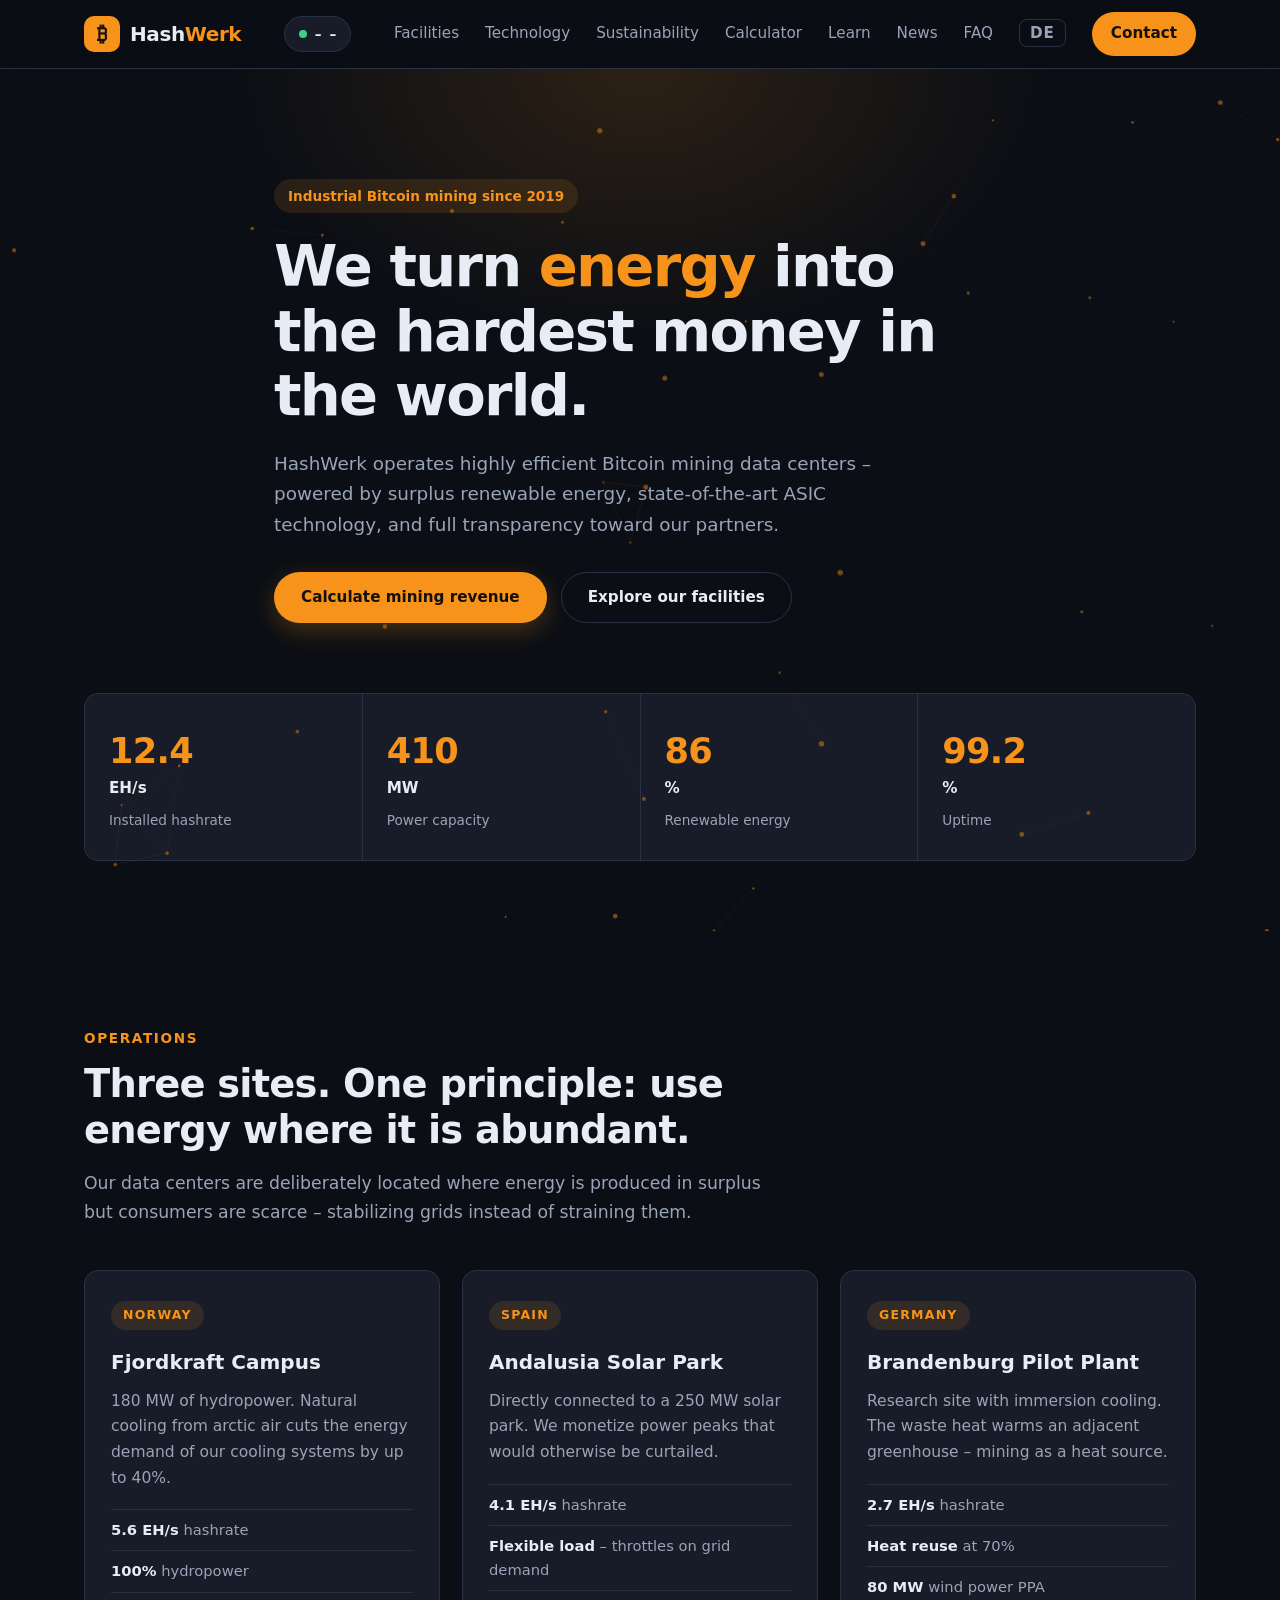
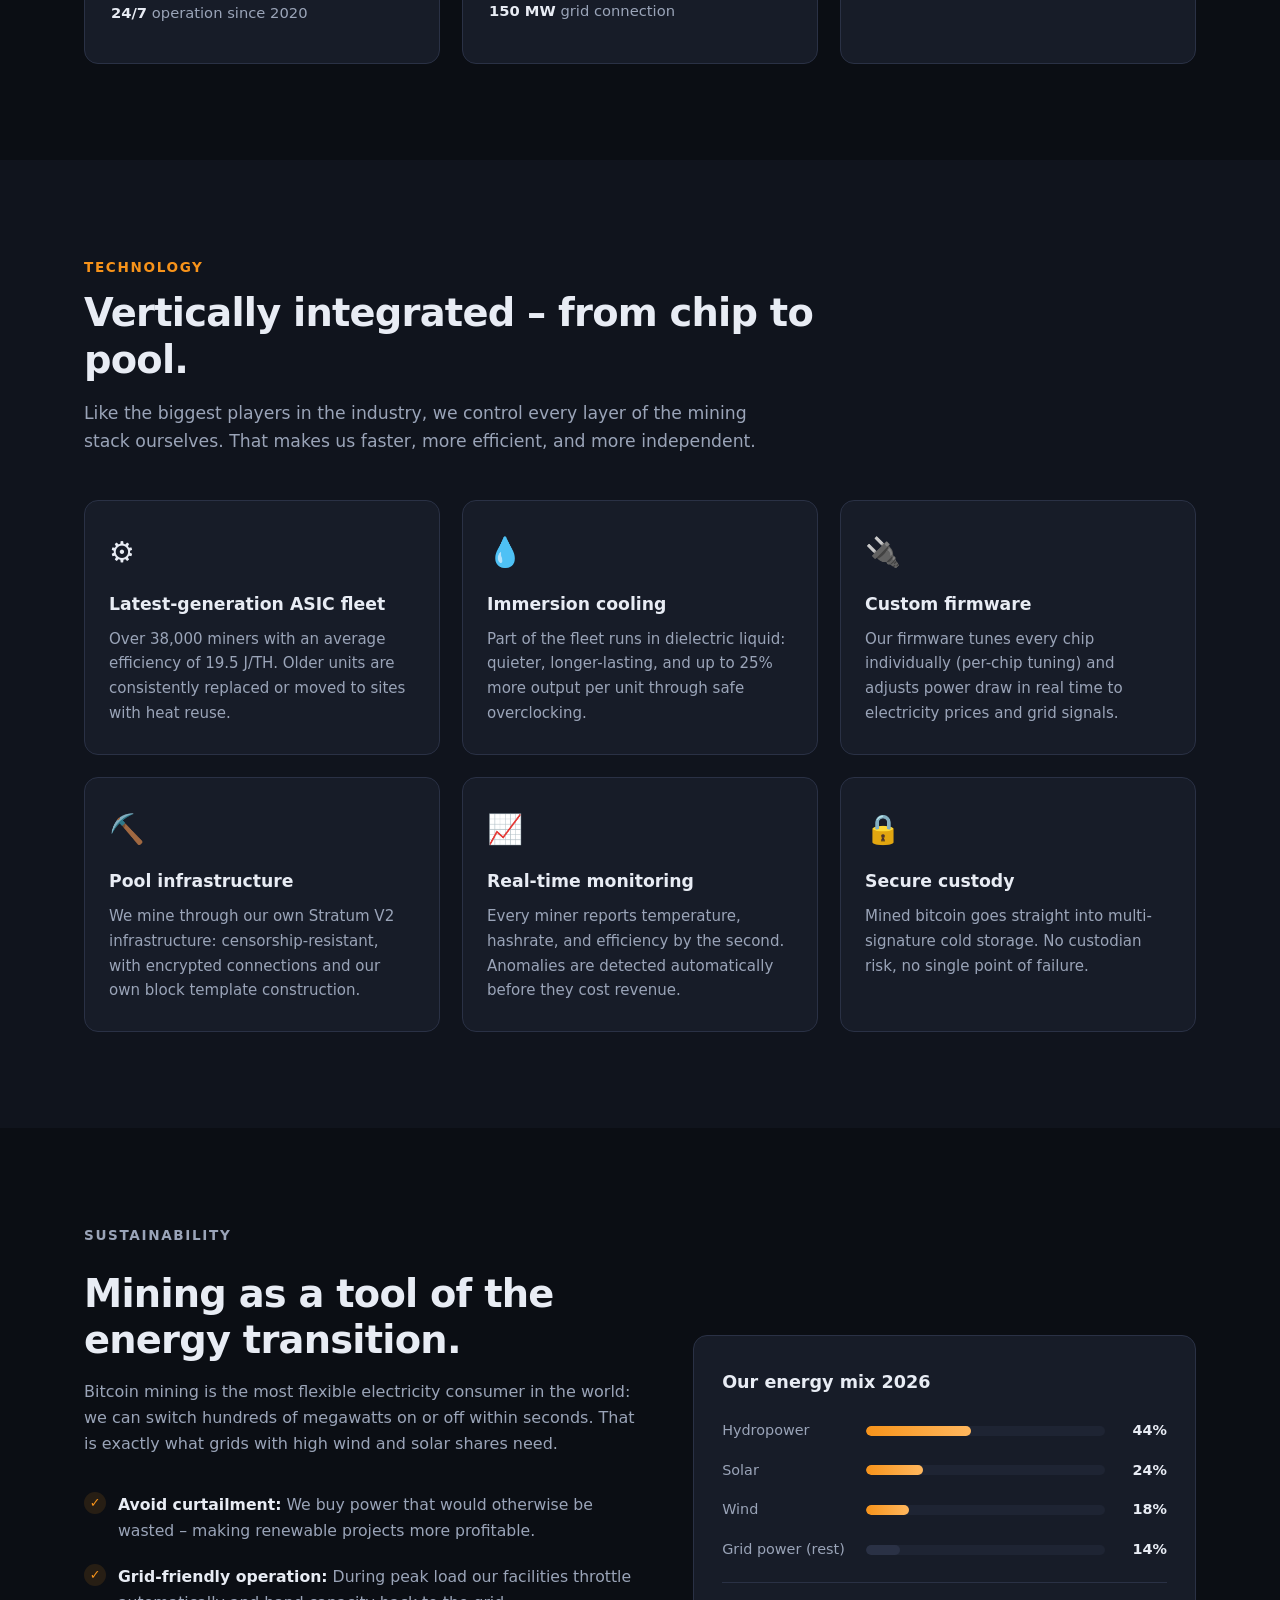
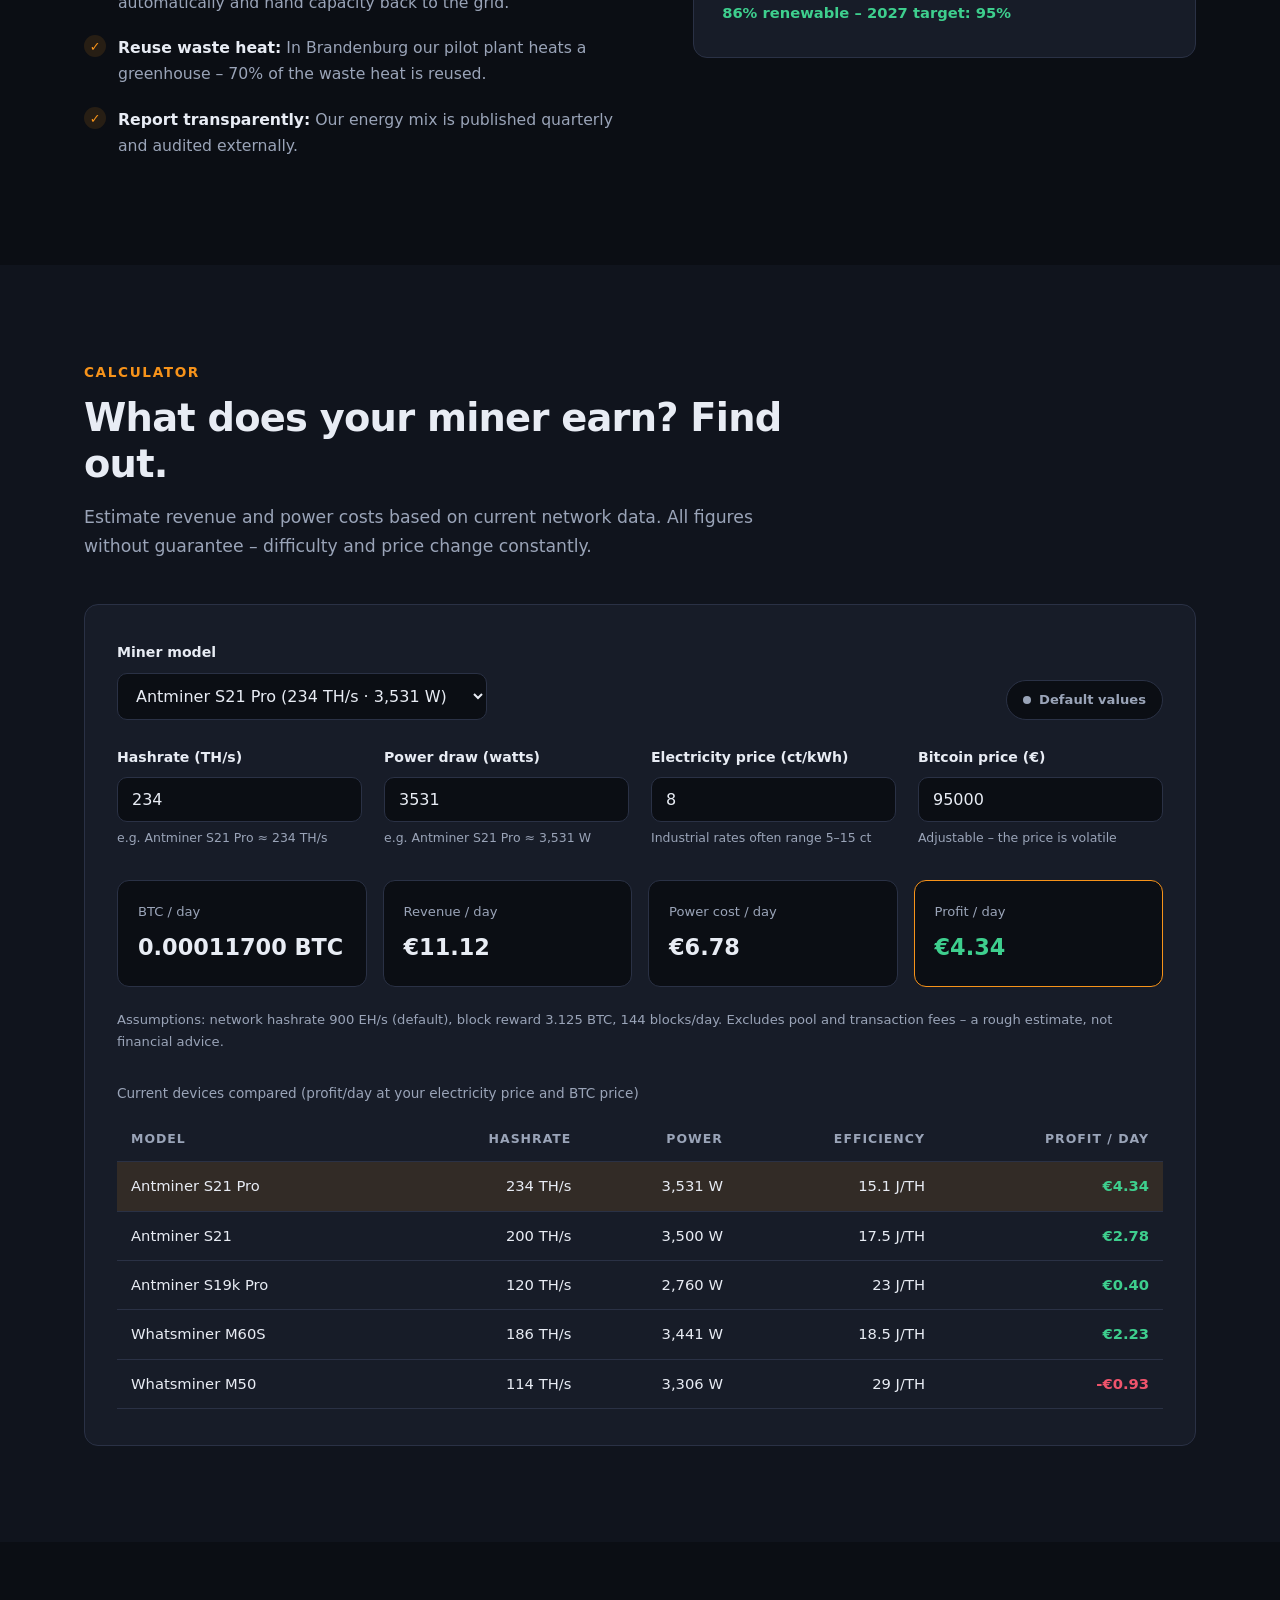
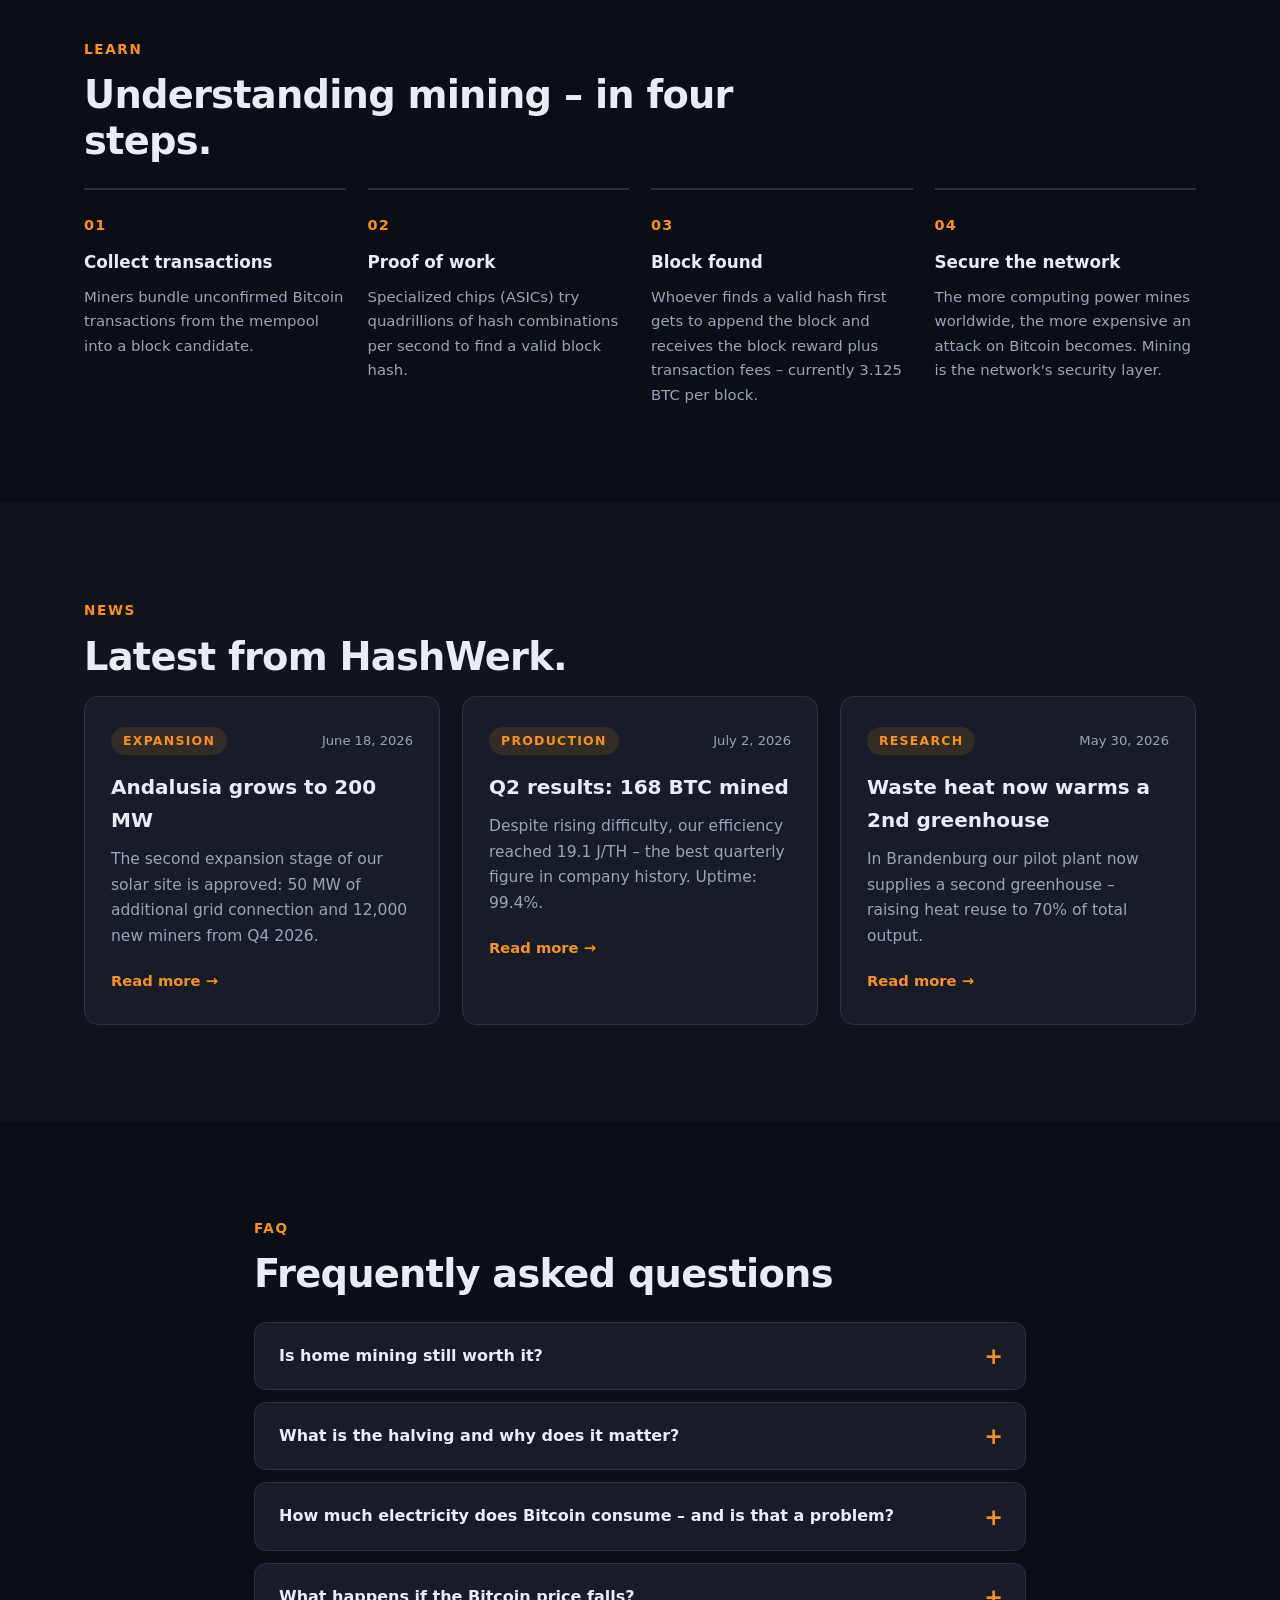
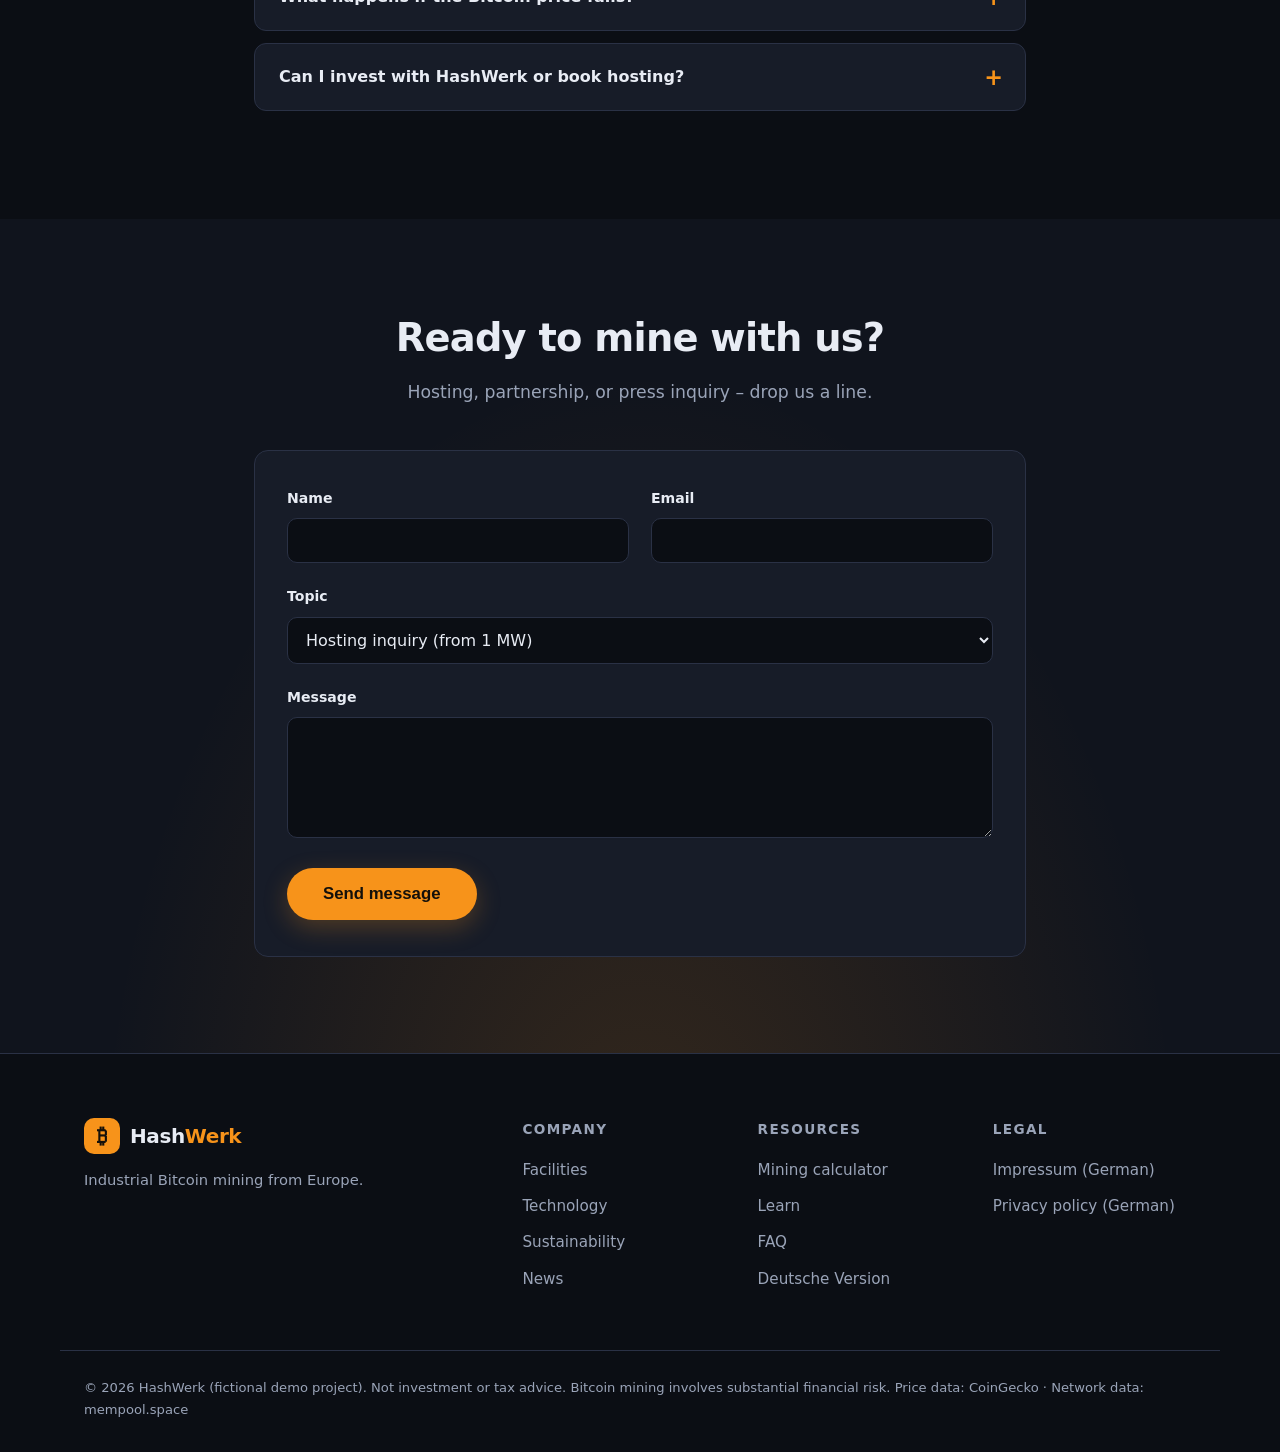
<file: en/index.html>
<!DOCTYPE html>
<html lang="en">
<head>
  <meta charset="UTF-8">
  <meta name="viewport" content="width=device-width, initial-scale=1.0">
  <title>HashWerk – Industrial Bitcoin Mining</title>
  <meta name="description" content="HashWerk – Industrial Bitcoin mining from Europe. Efficient, transparent, powered by renewable energy. With live prices and a mining calculator.">

  <!-- SEO / Social -->
  <link rel="canonical" href="https://claudehd.github.io/Projekt01/en/">
  <link rel="alternate" hreflang="de" href="https://claudehd.github.io/Projekt01/">
  <link rel="alternate" hreflang="en" href="https://claudehd.github.io/Projekt01/en/">
  <meta property="og:type" content="website">
  <meta property="og:site_name" content="HashWerk">
  <meta property="og:title" content="HashWerk – Industrial Bitcoin Mining">
  <meta property="og:description" content="We turn energy into the hardest money in the world. Live prices, mining calculator, and a look inside our facilities.">
  <meta property="og:url" content="https://claudehd.github.io/Projekt01/en/">
  <meta property="og:image" content="https://claudehd.github.io/Projekt01/assets/og-image.png">
  <meta property="og:locale" content="en_US">
  <meta name="twitter:card" content="summary_large_image">
  <meta name="twitter:title" content="HashWerk – Industrial Bitcoin Mining">
  <meta name="twitter:description" content="We turn energy into the hardest money in the world.">
  <meta name="twitter:image" content="https://claudehd.github.io/Projekt01/assets/og-image.png">

  <script type="application/ld+json">
  {
    "@context": "https://schema.org",
    "@type": "Organization",
    "name": "HashWerk",
    "url": "https://claudehd.github.io/Projekt01/",
    "logo": "https://claudehd.github.io/Projekt01/assets/og-image.png",
    "description": "Fictional industrial Bitcoin mining company from Europe (demo project)."
  }
  </script>

  <link rel="stylesheet" href="../css/style.css">
  <link rel="icon" href="data:image/svg+xml,<svg xmlns='http://www.w3.org/2000/svg' viewBox='0 0 100 100'><text y='.9em' font-size='90'>&#9889;</text></svg>">
</head>
<body>

  <!-- ===== Navigation ===== -->
  <header class="site-header" id="top">
    <nav class="nav container">
      <a href="#top" class="brand">
        <span class="brand-mark">&#8383;</span>
        <span class="brand-name">Hash<em>Werk</em></span>
      </a>
      <div class="ticker" id="ticker" hidden>
        <span class="ticker-dot" aria-hidden="true"></span>
        <span class="ticker-price" id="ticker-price">–</span>
        <span class="ticker-change" id="ticker-change">–</span>
      </div>
      <button class="nav-toggle" aria-label="Open menu" aria-expanded="false">
        <span></span><span></span><span></span>
      </button>
      <ul class="nav-links">
        <li><a href="#operations">Facilities</a></li>
        <li><a href="#technologie">Technology</a></li>
        <li><a href="#nachhaltigkeit">Sustainability</a></li>
        <li><a href="#rechner">Calculator</a></li>
        <li><a href="#wissen">Learn</a></li>
        <li><a href="#news">News</a></li>
        <li><a href="#faq">FAQ</a></li>
        <li><a href="../" class="lang-switch" lang="de" hreflang="de">DE</a></li>
        <li><a href="#kontakt" class="btn btn-small">Contact</a></li>
      </ul>
    </nav>
  </header>

  <main>

    <!-- ===== Hero ===== -->
    <section class="hero">
      <canvas class="hero-canvas" id="hero-canvas" aria-hidden="true"></canvas>
      <div class="hero-glow" aria-hidden="true"></div>
      <div class="container hero-inner">
        <p class="hero-kicker">Industrial Bitcoin mining since 2019</p>
        <h1>We turn <span class="accent">energy</span> into the hardest money in the world.</h1>
        <p class="hero-sub">
          HashWerk operates highly efficient Bitcoin mining data centers –
          powered by surplus renewable energy, state-of-the-art ASIC technology,
          and full transparency toward our partners.
        </p>
        <div class="hero-actions">
          <a href="#rechner" class="btn btn-primary">Calculate mining revenue</a>
          <a href="#operations" class="btn btn-ghost">Explore our facilities</a>
        </div>
      </div>

      <div class="container">
        <div class="stats-bar" id="stats">
          <div class="stat">
            <span class="stat-value" data-count="12.4" data-decimals="1">0</span>
            <span class="stat-unit">EH/s</span>
            <span class="stat-label">Installed hashrate</span>
          </div>
          <div class="stat">
            <span class="stat-value" data-count="410" data-decimals="0">0</span>
            <span class="stat-unit">MW</span>
            <span class="stat-label">Power capacity</span>
          </div>
          <div class="stat">
            <span class="stat-value" data-count="86" data-decimals="0">0</span>
            <span class="stat-unit">%</span>
            <span class="stat-label">Renewable energy</span>
          </div>
          <div class="stat">
            <span class="stat-value" data-count="99.2" data-decimals="1">0</span>
            <span class="stat-unit">%</span>
            <span class="stat-label">Uptime</span>
          </div>
        </div>
      </div>
    </section>

    <!-- ===== Facilities ===== -->
    <section class="section" id="operations">
      <div class="container">
        <p class="section-kicker">Operations</p>
        <h2>Three sites. One principle: use energy where it is abundant.</h2>
        <p class="section-intro">
          Our data centers are deliberately located where energy is produced in surplus
          but consumers are scarce – stabilizing grids instead of straining them.
        </p>
        <div class="card-grid">
          <article class="card">
            <div class="card-tag">Norway</div>
            <h3>Fjordkraft Campus</h3>
            <p>180 MW of hydropower. Natural cooling from arctic air cuts the energy demand of our cooling systems by up to 40%.</p>
            <ul class="card-facts">
              <li><strong>5.6 EH/s</strong> hashrate</li>
              <li><strong>100%</strong> hydropower</li>
              <li><strong>24/7</strong> operation since 2020</li>
            </ul>
          </article>
          <article class="card">
            <div class="card-tag">Spain</div>
            <h3>Andalusia Solar Park</h3>
            <p>Directly connected to a 250 MW solar park. We monetize power peaks that would otherwise be curtailed.</p>
            <ul class="card-facts">
              <li><strong>4.1 EH/s</strong> hashrate</li>
              <li><strong>Flexible load</strong> – throttles on grid demand</li>
              <li><strong>150 MW</strong> grid connection</li>
            </ul>
          </article>
          <article class="card">
            <div class="card-tag">Germany</div>
            <h3>Brandenburg Pilot Plant</h3>
            <p>Research site with immersion cooling. The waste heat warms an adjacent greenhouse – mining as a heat source.</p>
            <ul class="card-facts">
              <li><strong>2.7 EH/s</strong> hashrate</li>
              <li><strong>Heat reuse</strong> at 70%</li>
              <li><strong>80 MW</strong> wind power PPA</li>
            </ul>
          </article>
        </div>
      </div>
    </section>

    <!-- ===== Technology ===== -->
    <section class="section section-alt" id="technologie">
      <div class="container">
        <p class="section-kicker">Technology</p>
        <h2>Vertically integrated – from chip to pool.</h2>
        <p class="section-intro">
          Like the biggest players in the industry, we control every layer of the mining
          stack ourselves. That makes us faster, more efficient, and more independent.
        </p>
        <div class="feature-grid">
          <div class="feature">
            <div class="feature-icon">&#9881;&#65039;</div>
            <h3>Latest-generation ASIC fleet</h3>
            <p>Over 38,000 miners with an average efficiency of 19.5 J/TH. Older units are consistently replaced or moved to sites with heat reuse.</p>
          </div>
          <div class="feature">
            <div class="feature-icon">&#128167;</div>
            <h3>Immersion cooling</h3>
            <p>Part of the fleet runs in dielectric liquid: quieter, longer-lasting, and up to 25% more output per unit through safe overclocking.</p>
          </div>
          <div class="feature">
            <div class="feature-icon">&#128268;</div>
            <h3>Custom firmware</h3>
            <p>Our firmware tunes every chip individually (per-chip tuning) and adjusts power draw in real time to electricity prices and grid signals.</p>
          </div>
          <div class="feature">
            <div class="feature-icon">&#9935;&#65039;</div>
            <h3>Pool infrastructure</h3>
            <p>We mine through our own Stratum V2 infrastructure: censorship-resistant, with encrypted connections and our own block template construction.</p>
          </div>
          <div class="feature">
            <div class="feature-icon">&#128200;</div>
            <h3>Real-time monitoring</h3>
            <p>Every miner reports temperature, hashrate, and efficiency by the second. Anomalies are detected automatically before they cost revenue.</p>
          </div>
          <div class="feature">
            <div class="feature-icon">&#128274;</div>
            <h3>Secure custody</h3>
            <p>Mined bitcoin goes straight into multi-signature cold storage. No custodian risk, no single point of failure.</p>
          </div>
        </div>
      </div>
    </section>

    <!-- ===== Sustainability ===== -->
    <section class="section" id="nachhaltigkeit">
      <div class="container split">
        <div class="split-text">
          <p class="section-kicker">Sustainability</p>
          <h2>Mining as a tool of the energy transition.</h2>
          <p>
            Bitcoin mining is the most flexible electricity consumer in the world: we can
            switch hundreds of megawatts on or off within seconds. That is exactly what
            grids with high wind and solar shares need.
          </p>
          <ul class="check-list">
            <li><strong>Avoid curtailment:</strong> We buy power that would otherwise be wasted – making renewable projects more profitable.</li>
            <li><strong>Grid-friendly operation:</strong> During peak load our facilities throttle automatically and hand capacity back to the grid.</li>
            <li><strong>Reuse waste heat:</strong> In Brandenburg our pilot plant heats a greenhouse – 70% of the waste heat is reused.</li>
            <li><strong>Report transparently:</strong> Our energy mix is published quarterly and audited externally.</li>
          </ul>
        </div>
        <div class="split-visual">
          <div class="energy-panel">
            <h3>Our energy mix 2026</h3>
            <div class="energy-row"><span>Hydropower</span><div class="bar"><div class="bar-fill" style="--w: 44%"></div></div><span>44%</span></div>
            <div class="energy-row"><span>Solar</span><div class="bar"><div class="bar-fill" style="--w: 24%"></div></div><span>24%</span></div>
            <div class="energy-row"><span>Wind</span><div class="bar"><div class="bar-fill" style="--w: 18%"></div></div><span>18%</span></div>
            <div class="energy-row"><span>Grid power (rest)</span><div class="bar"><div class="bar-fill bar-fill-muted" style="--w: 14%"></div></div><span>14%</span></div>
            <p class="energy-note">86% renewable – 2027 target: 95%</p>
          </div>
        </div>
      </div>
    </section>

    <!-- ===== Mining calculator ===== -->
    <section class="section section-alt" id="rechner">
      <div class="container">
        <p class="section-kicker">Calculator</p>
        <h2>What does your miner earn? Find out.</h2>
        <p class="section-intro">
          Estimate revenue and power costs based on current network data.
          All figures without guarantee – difficulty and price change constantly.
        </p>
        <div class="calc">
          <div class="calc-toolbar">
            <div class="calc-field calc-preset">
              <label for="calc-miner">Miner model</label>
              <select id="calc-miner">
                <option value="custom">Custom values</option>
                <option value="234,3531" selected>Antminer S21 Pro (234 TH/s · 3,531 W)</option>
                <option value="200,3500">Antminer S21 (200 TH/s · 3,500 W)</option>
                <option value="120,2760">Antminer S19k Pro (120 TH/s · 2,760 W)</option>
                <option value="186,3441">Whatsminer M60S (186 TH/s · 3,441 W)</option>
                <option value="114,3306">Whatsminer M50 (114 TH/s · 3,306 W)</option>
              </select>
            </div>
            <span class="badge" id="data-badge" data-state="fallback">Default values</span>
          </div>
          <form class="calc-form" id="calc-form">
            <div class="calc-field">
              <label for="calc-hashrate">Hashrate (TH/s)</label>
              <input type="number" id="calc-hashrate" value="234" min="0" step="1">
              <small>e.g. Antminer S21 Pro ≈ 234 TH/s</small>
            </div>
            <div class="calc-field">
              <label for="calc-power">Power draw (watts)</label>
              <input type="number" id="calc-power" value="3531" min="0" step="10">
              <small>e.g. Antminer S21 Pro ≈ 3,531 W</small>
            </div>
            <div class="calc-field">
              <label for="calc-price">Electricity price (ct/kWh)</label>
              <input type="number" id="calc-price" value="8" min="0" step="0.1">
              <small>Industrial rates often range 5–15 ct</small>
            </div>
            <div class="calc-field">
              <label for="calc-btc">Bitcoin price (€)</label>
              <input type="number" id="calc-btc" value="95000" min="0" step="100">
              <small id="calc-btc-hint">Adjustable – the price is volatile</small>
            </div>
          </form>
          <div class="calc-results" id="calc-results" aria-live="polite">
            <div class="calc-result">
              <span class="calc-result-label">BTC / day</span>
              <span class="calc-result-value" id="res-btc">–</span>
            </div>
            <div class="calc-result">
              <span class="calc-result-label">Revenue / day</span>
              <span class="calc-result-value" id="res-revenue">–</span>
            </div>
            <div class="calc-result">
              <span class="calc-result-label">Power cost / day</span>
              <span class="calc-result-value" id="res-cost">–</span>
            </div>
            <div class="calc-result calc-result-highlight">
              <span class="calc-result-label">Profit / day</span>
              <span class="calc-result-value" id="res-profit">–</span>
            </div>
          </div>
          <p class="calc-note" id="calc-note"></p>

          <div class="table-wrap">
            <table class="miner-table" id="miner-table">
              <caption>Current devices compared (profit/day at your electricity price and BTC price)</caption>
              <thead>
                <tr>
                  <th>Model</th>
                  <th>Hashrate</th>
                  <th>Power</th>
                  <th>Efficiency</th>
                  <th>Profit / day</th>
                </tr>
              </thead>
              <tbody><!-- populated by JS --></tbody>
            </table>
          </div>
        </div>
      </div>
    </section>

    <!-- ===== Learn ===== -->
    <section class="section" id="wissen">
      <div class="container">
        <p class="section-kicker">Learn</p>
        <h2>Understanding mining – in four steps.</h2>
        <div class="steps">
          <div class="step">
            <span class="step-num">01</span>
            <h3>Collect transactions</h3>
            <p>Miners bundle unconfirmed Bitcoin transactions from the mempool into a block candidate.</p>
          </div>
          <div class="step">
            <span class="step-num">02</span>
            <h3>Proof of work</h3>
            <p>Specialized chips (ASICs) try quadrillions of hash combinations per second to find a valid block hash.</p>
          </div>
          <div class="step">
            <span class="step-num">03</span>
            <h3>Block found</h3>
            <p>Whoever finds a valid hash first gets to append the block and receives the block reward plus transaction fees – currently 3.125 BTC per block.</p>
          </div>
          <div class="step">
            <span class="step-num">04</span>
            <h3>Secure the network</h3>
            <p>The more computing power mines worldwide, the more expensive an attack on Bitcoin becomes. Mining is the network's security layer.</p>
          </div>
        </div>
      </div>
    </section>

    <!-- ===== News ===== -->
    <section class="section section-alt" id="news">
      <div class="container">
        <p class="section-kicker">News</p>
        <h2>Latest from HashWerk.</h2>
        <div class="card-grid">
          <article class="card news-card">
            <div class="news-meta"><span class="card-tag">Expansion</span><time datetime="2026-06-18">June 18, 2026</time></div>
            <h3>Andalusia grows to 200 MW</h3>
            <p>The second expansion stage of our solar site is approved: 50 MW of additional grid connection and 12,000 new miners from Q4 2026.</p>
            <span class="news-link">Read more &rarr;</span>
          </article>
          <article class="card news-card">
            <div class="news-meta"><span class="card-tag">Production</span><time datetime="2026-07-02">July 2, 2026</time></div>
            <h3>Q2 results: 168 BTC mined</h3>
            <p>Despite rising difficulty, our efficiency reached 19.1 J/TH – the best quarterly figure in company history. Uptime: 99.4%.</p>
            <span class="news-link">Read more &rarr;</span>
          </article>
          <article class="card news-card">
            <div class="news-meta"><span class="card-tag">Research</span><time datetime="2026-05-30">May 30, 2026</time></div>
            <h3>Waste heat now warms a 2nd greenhouse</h3>
            <p>In Brandenburg our pilot plant now supplies a second greenhouse – raising heat reuse to 70% of total output.</p>
            <span class="news-link">Read more &rarr;</span>
          </article>
        </div>
      </div>
    </section>

    <!-- ===== FAQ ===== -->
    <section class="section" id="faq">
      <div class="container container-narrow">
        <p class="section-kicker">FAQ</p>
        <h2>Frequently asked questions</h2>
        <div class="faq-list">
          <details class="faq-item">
            <summary>Is home mining still worth it?</summary>
            <p>In most cases not at typical European household rates (~€0.30/kWh). Profitable mining needs electricity below roughly 10–12 ct/kWh, efficient hardware, and good cooling. At home it gets interesting mainly in combination with your own solar system or when the waste heat replaces heating costs.</p>
          </details>
          <details class="faq-item">
            <summary>What is the halving and why does it matter?</summary>
            <p>Roughly every four years the block reward is cut in half. Since the 2024 halving, miners receive 3.125 BTC per block. This tightens supply on a fixed schedule and forces miners to become ever more efficient – a key driver of our technology investments.</p>
          </details>
          <details class="faq-item">
            <summary>How much electricity does Bitcoin consume – and is that a problem?</summary>
            <p>The Bitcoin network consumes roughly 150–200 TWh per year globally. What matters is not just the amount but the source: a growing share comes from renewable or otherwise stranded energy. Mining can monetize surplus power and make wind and solar buildouts more economical.</p>
          </details>
          <details class="faq-item">
            <summary>What happens if the Bitcoin price falls?</summary>
            <p>When the price falls, inefficient miners leave the network, difficulty drops, and the remaining miners earn more BTC per unit of hashrate again. This mechanism stabilizes the system. For us the rule is: whoever has the lowest power costs stays profitable the longest.</p>
          </details>
          <details class="faq-item">
            <summary>Can I invest with HashWerk or book hosting?</summary>
            <p>We offer hosting for institutional partners from 1 MW of grid connection as well as long-term hashrate partnerships. Reach out via the contact form – we usually reply within two business days.</p>
          </details>
        </div>
      </div>
    </section>

    <!-- ===== Contact ===== -->
    <section class="section cta" id="kontakt">
      <div class="container container-narrow">
        <div class="center">
          <h2>Ready to mine with us?</h2>
          <p class="section-intro">Hosting, partnership, or press inquiry – drop us a line.</p>
        </div>
        <form class="contact-form" id="contact-form" novalidate>
          <div class="form-row">
            <div class="calc-field">
              <label for="contact-name">Name</label>
              <input type="text" id="contact-name" name="name" required autocomplete="name">
            </div>
            <div class="calc-field">
              <label for="contact-email">Email</label>
              <input type="email" id="contact-email" name="email" required autocomplete="email">
            </div>
          </div>
          <div class="calc-field">
            <label for="contact-topic">Topic</label>
            <select id="contact-topic" name="topic">
              <option value="hosting">Hosting inquiry (from 1 MW)</option>
              <option value="partnerschaft">Hashrate partnership</option>
              <option value="presse">Press</option>
              <option value="sonstiges">Other</option>
            </select>
          </div>
          <div class="calc-field">
            <label for="contact-message">Message</label>
            <textarea id="contact-message" name="message" rows="5" required></textarea>
          </div>
          <div class="form-footer">
            <button type="submit" class="btn btn-primary btn-large">Send message</button>
            <p class="form-status" id="form-status" role="status"></p>
          </div>
        </form>
      </div>
    </section>

  </main>

  <!-- ===== Footer ===== -->
  <footer class="site-footer">
    <div class="container footer-grid">
      <div>
        <a href="#top" class="brand">
          <span class="brand-mark">&#8383;</span>
          <span class="brand-name">Hash<em>Werk</em></span>
        </a>
        <p class="footer-tagline">Industrial Bitcoin mining from Europe.</p>
      </div>
      <div>
        <h4>Company</h4>
        <ul>
          <li><a href="#operations">Facilities</a></li>
          <li><a href="#technologie">Technology</a></li>
          <li><a href="#nachhaltigkeit">Sustainability</a></li>
          <li><a href="#news">News</a></li>
        </ul>
      </div>
      <div>
        <h4>Resources</h4>
        <ul>
          <li><a href="#rechner">Mining calculator</a></li>
          <li><a href="#wissen">Learn</a></li>
          <li><a href="#faq">FAQ</a></li>
          <li><a href="../" lang="de" hreflang="de">Deutsche Version</a></li>
        </ul>
      </div>
      <div>
        <h4>Legal</h4>
        <ul>
          <li><a href="../impressum.html" lang="de">Impressum (German)</a></li>
          <li><a href="../datenschutz.html" lang="de">Privacy policy (German)</a></li>
        </ul>
      </div>
    </div>
    <div class="container footer-bottom">
      <p>© 2026 HashWerk (fictional demo project). Not investment or tax advice. Bitcoin mining involves substantial financial risk. Price data: CoinGecko · Network data: mempool.space</p>
    </div>
  </footer>

  <script src="../js/main.js"></script>
</body>
</html>
</file>
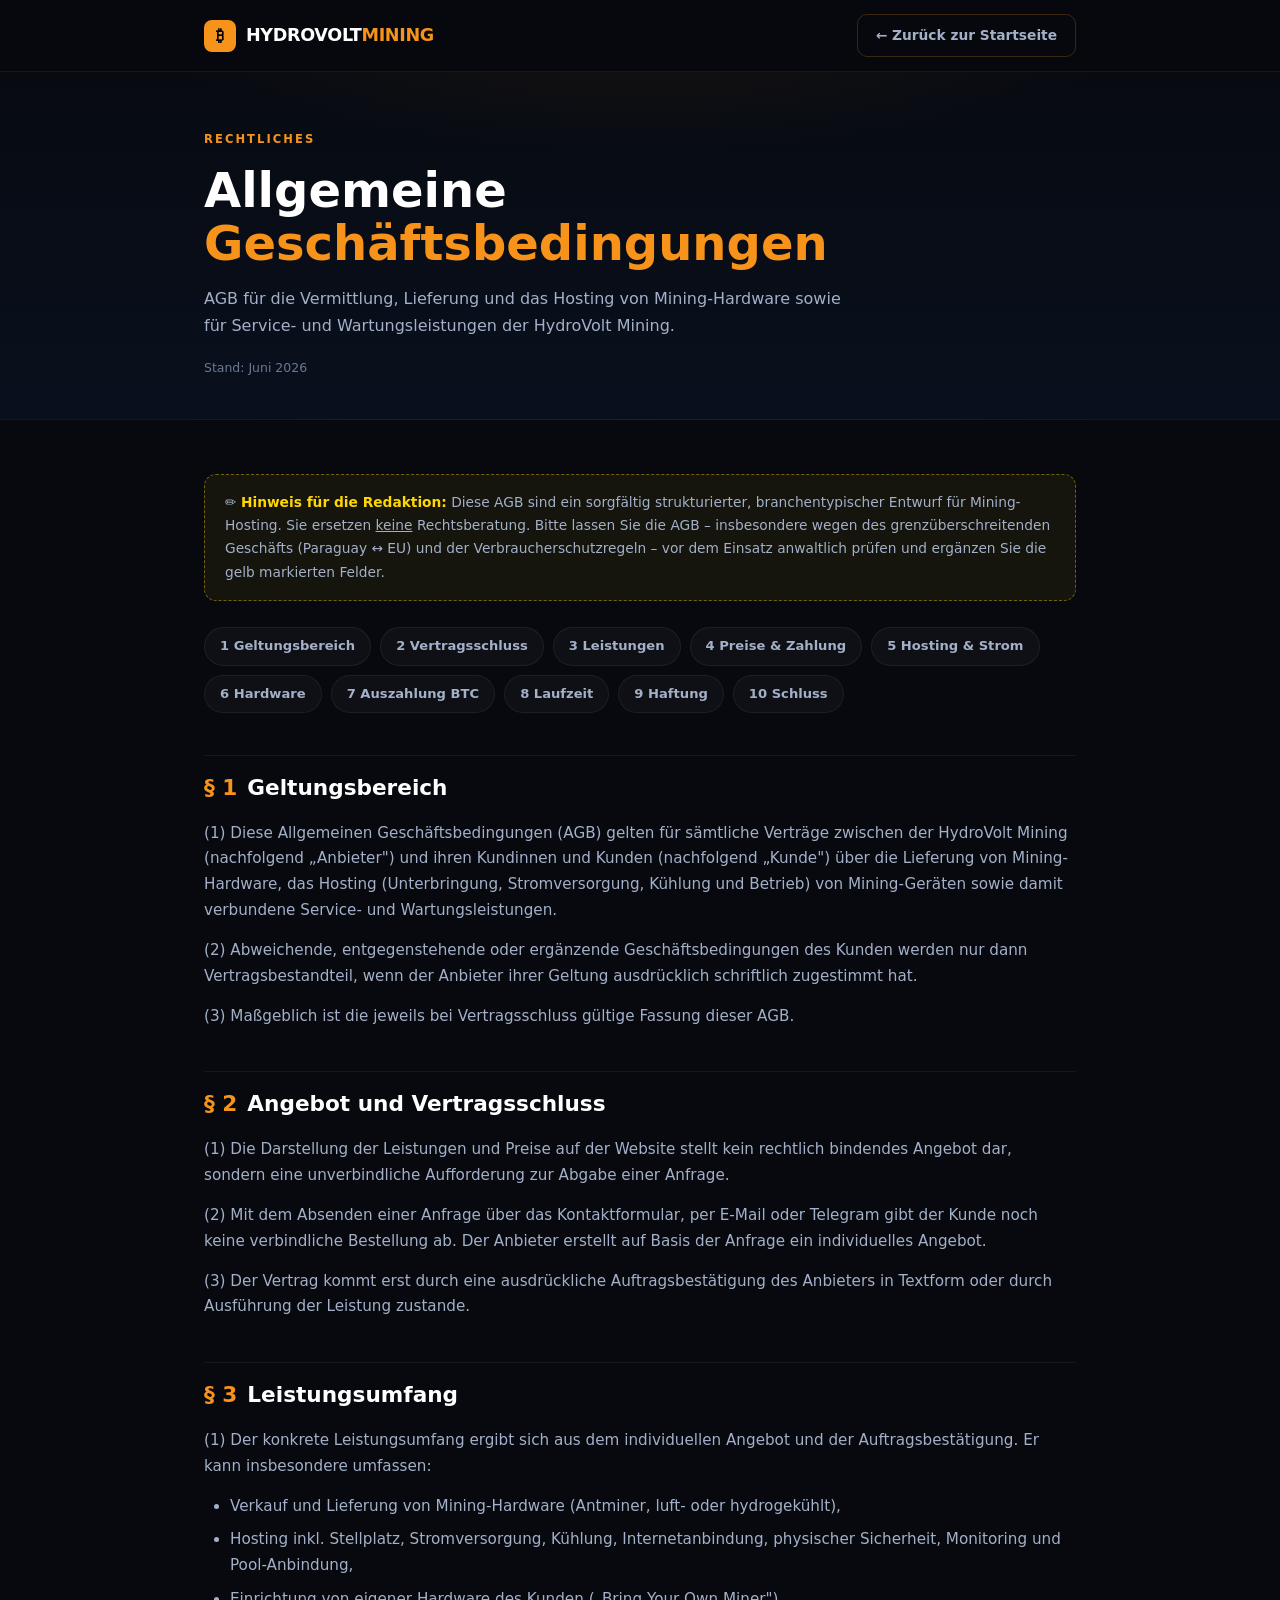
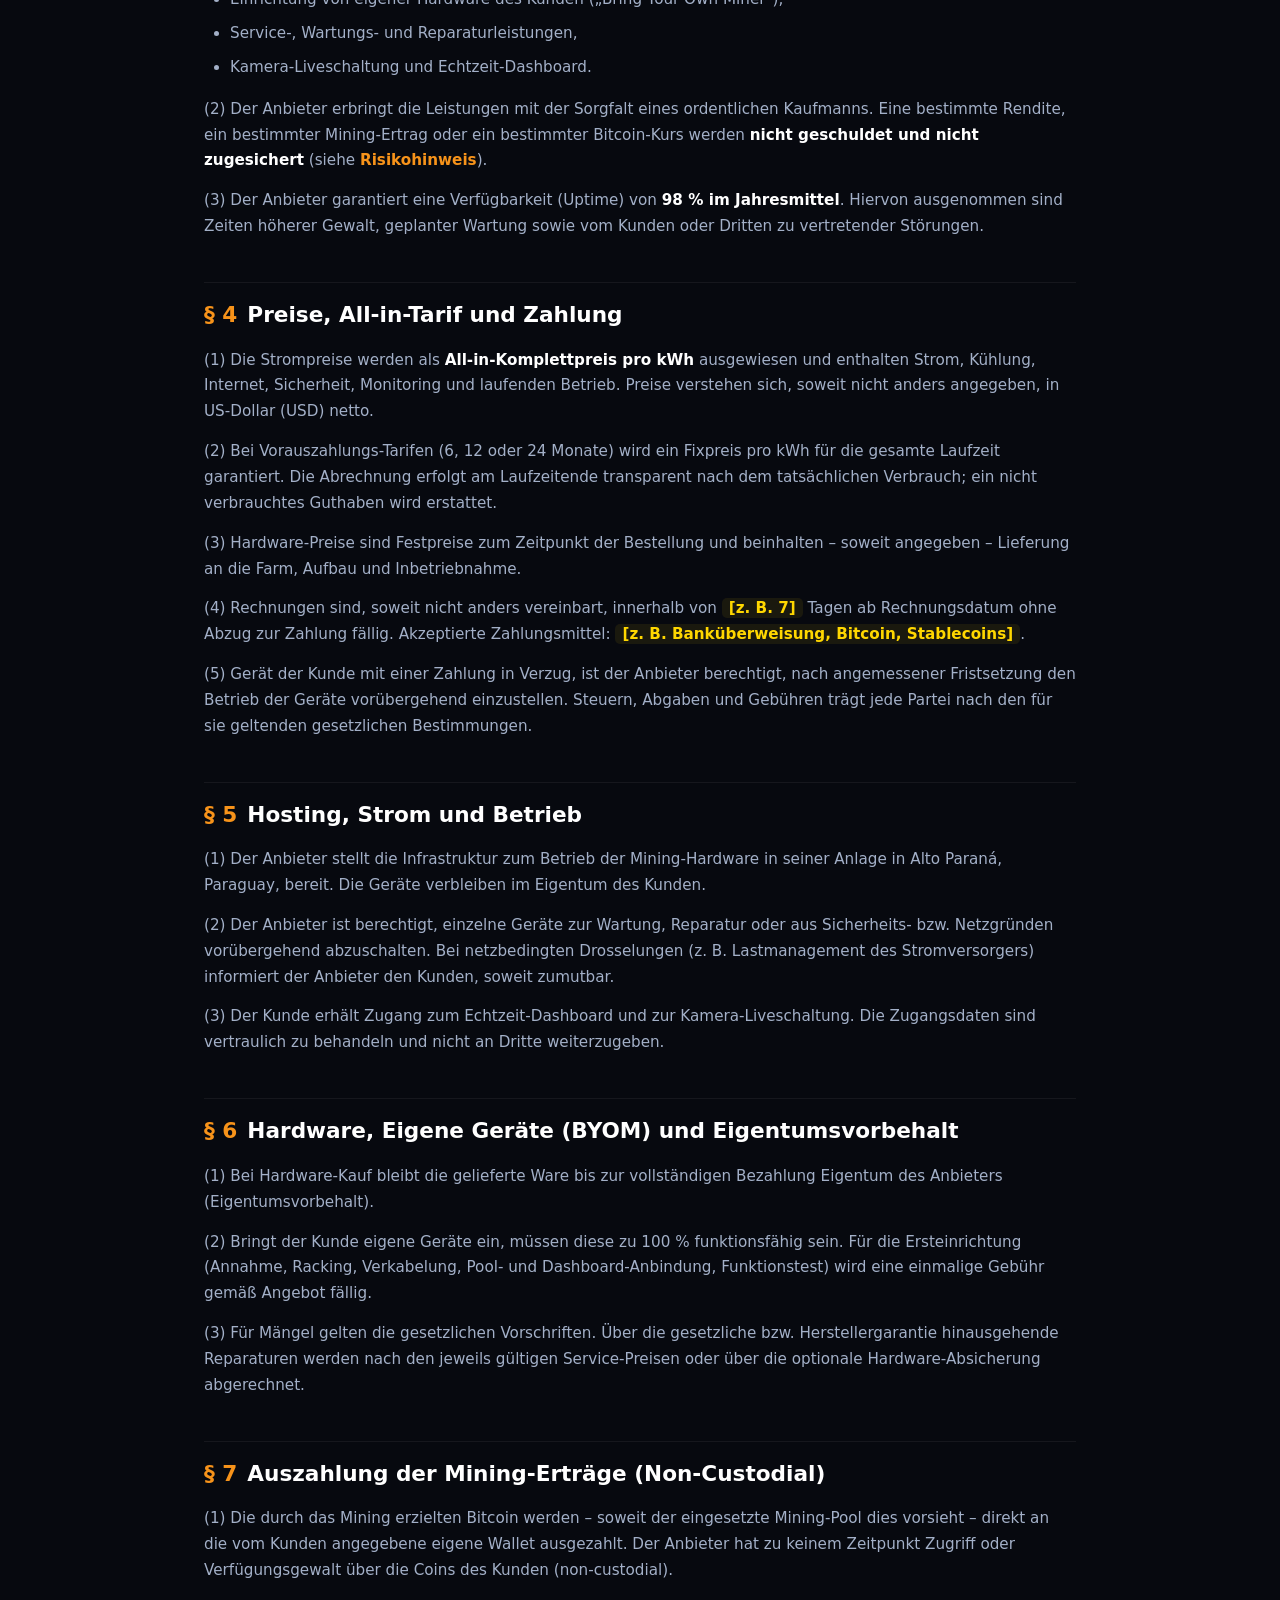
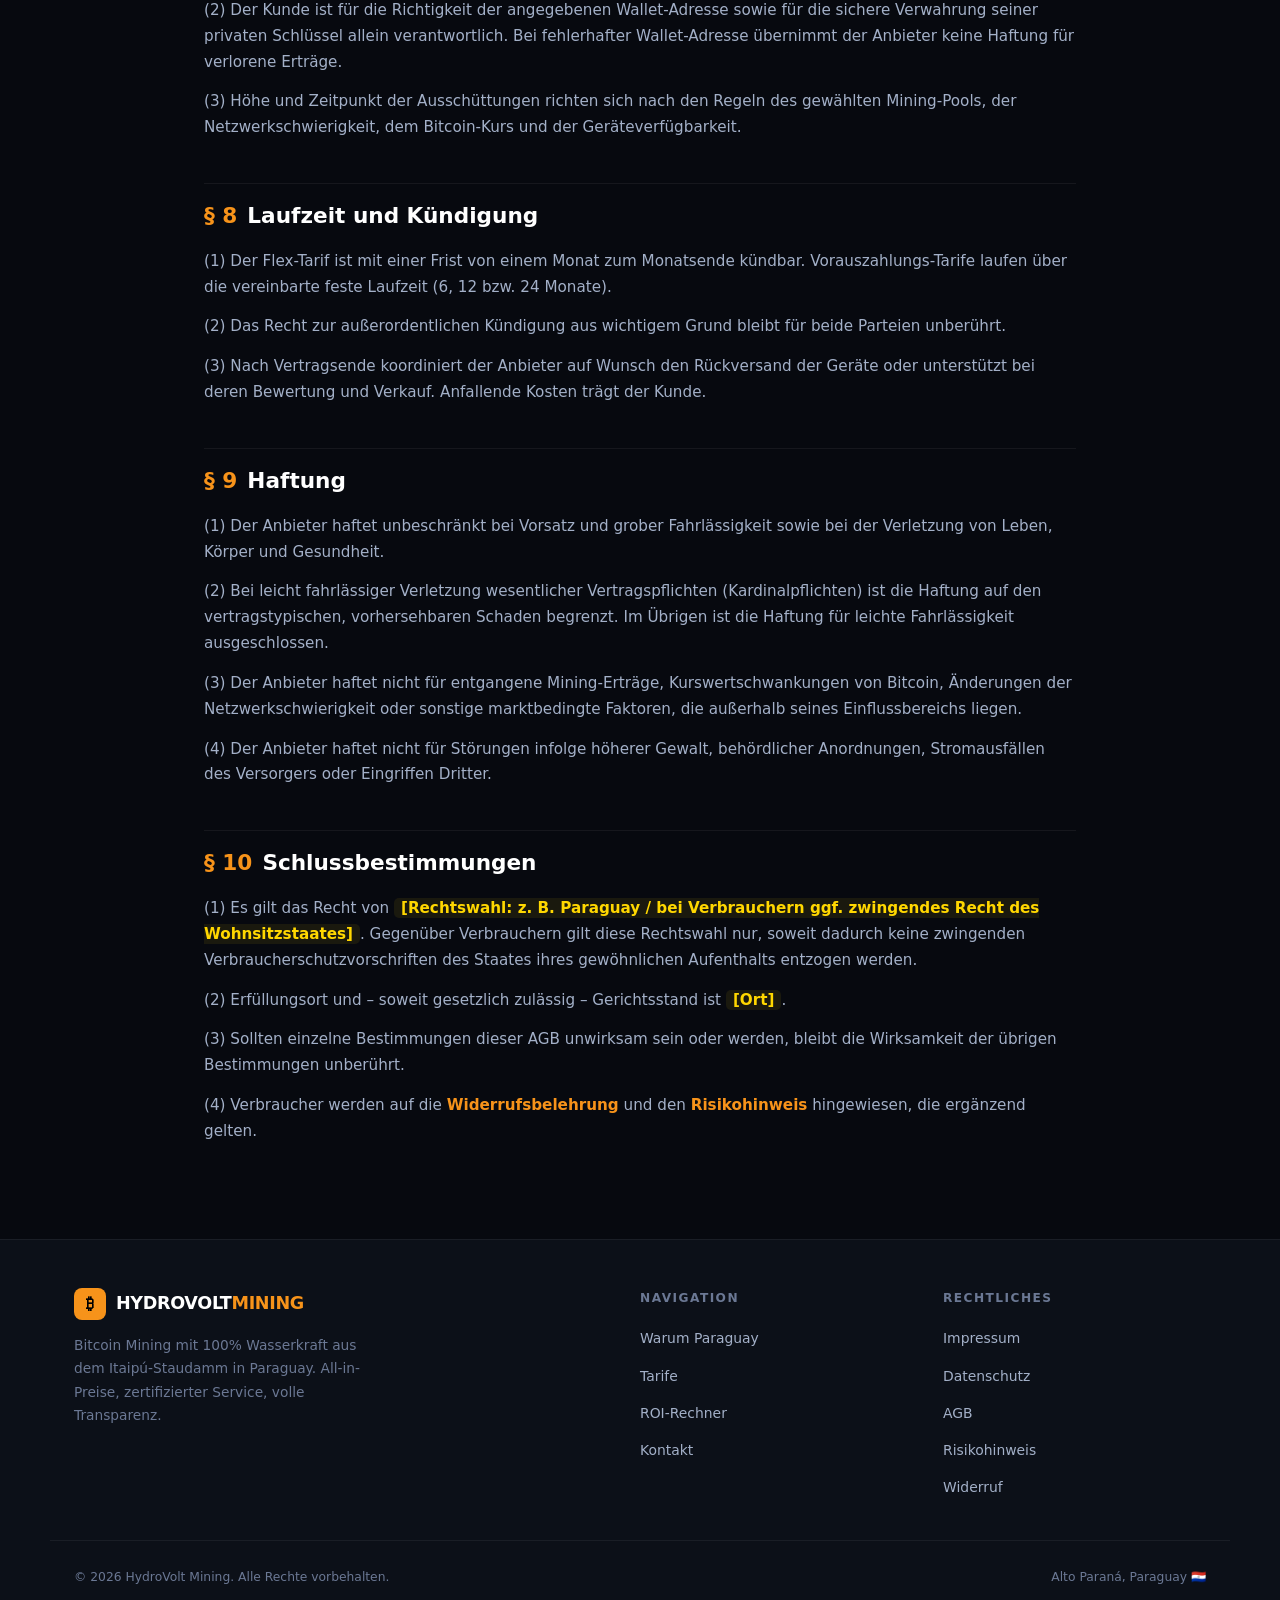
<file: agb.html>
<!DOCTYPE html>
<html lang="de">
<head>
<meta charset="UTF-8">
<meta name="viewport" content="width=device-width,initial-scale=1">
<title>AGB | HydroVolt Mining – Allgemeine Geschäftsbedingungen</title>
<meta name="description" content="Allgemeine Geschäftsbedingungen (AGB) der HydroVolt Mining für Hosting, Hardware-Kauf und Service rund um Bitcoin-Mining in Paraguay.">
<meta name="robots" content="index,follow">
<meta name="theme-color" content="#07090F">
<link rel="icon" href="data:image/svg+xml,<svg xmlns='http://www.w3.org/2000/svg' viewBox='0 0 100 100'><rect width='100' height='100' rx='22' fill='%23F7931A'/><text x='50' y='72' font-size='62' text-anchor='middle' font-family='Arial' font-weight='bold' fill='%23000'>%E2%82%BF</text></svg>">
<link rel="stylesheet" href="legal.css">
</head>
<body>

<nav>
<div class="container">
  <div class="nav-i">
    <a href="index.html" class="nlogo"><div class="nlogo-ico">₿</div><span>HYDROVOLT<span style="color:var(--or)">MINING</span></span></a>
    <a href="index.html" class="nback">← Zurück zur Startseite</a>
  </div>
</div>
</nav>

<header class="page-hd">
<div class="container">
  <span class="lbl">Rechtliches</span>
  <h1>Allgemeine <span>Geschäftsbedingungen</span></h1>
  <p>AGB für die Vermittlung, Lieferung und das Hosting von Mining-Hardware sowie für Service- und Wartungsleistungen der HydroVolt Mining.</p>
  <div class="upd">Stand: Juni 2026</div>
</div>
</header>

<main class="legal">
<div class="container">

  <div class="box-edit">
    ✏️ <strong>Hinweis für die Redaktion:</strong> Diese AGB sind ein sorgfältig strukturierter, branchentypischer
    Entwurf für Mining-Hosting. Sie ersetzen <u>keine</u> Rechtsberatung. Bitte lassen Sie die AGB – insbesondere
    wegen des grenzüberschreitenden Geschäfts (Paraguay ↔ EU) und der Verbraucherschutzregeln – vor dem Einsatz
    anwaltlich prüfen und ergänzen Sie die gelb markierten Felder.
  </div>

  <div class="toc">
    <a href="#a1">1 Geltungsbereich</a>
    <a href="#a2">2 Vertragsschluss</a>
    <a href="#a3">3 Leistungen</a>
    <a href="#a4">4 Preise & Zahlung</a>
    <a href="#a5">5 Hosting & Strom</a>
    <a href="#a6">6 Hardware</a>
    <a href="#a7">7 Auszahlung BTC</a>
    <a href="#a8">8 Laufzeit</a>
    <a href="#a9">9 Haftung</a>
    <a href="#a10">10 Schluss</a>
  </div>

  <h2 id="a1"><span class="n">§ 1</span>Geltungsbereich</h2>
  <p>
    (1) Diese Allgemeinen Geschäftsbedingungen (AGB) gelten für sämtliche Verträge zwischen der HydroVolt Mining
    (nachfolgend „Anbieter") und ihren Kundinnen und Kunden (nachfolgend „Kunde") über die Lieferung von Mining-Hardware,
    das Hosting (Unterbringung, Stromversorgung, Kühlung und Betrieb) von Mining-Geräten sowie damit verbundene
    Service- und Wartungsleistungen.
  </p>
  <p>
    (2) Abweichende, entgegenstehende oder ergänzende Geschäftsbedingungen des Kunden werden nur dann Vertragsbestandteil,
    wenn der Anbieter ihrer Geltung ausdrücklich schriftlich zugestimmt hat.
  </p>
  <p>
    (3) Maßgeblich ist die jeweils bei Vertragsschluss gültige Fassung dieser AGB.
  </p>

  <h2 id="a2"><span class="n">§ 2</span>Angebot und Vertragsschluss</h2>
  <p>
    (1) Die Darstellung der Leistungen und Preise auf der Website stellt kein rechtlich bindendes Angebot dar, sondern
    eine unverbindliche Aufforderung zur Abgabe einer Anfrage.
  </p>
  <p>
    (2) Mit dem Absenden einer Anfrage über das Kontaktformular, per E-Mail oder Telegram gibt der Kunde noch keine
    verbindliche Bestellung ab. Der Anbieter erstellt auf Basis der Anfrage ein individuelles Angebot.
  </p>
  <p>
    (3) Der Vertrag kommt erst durch eine ausdrückliche Auftragsbestätigung des Anbieters in Textform oder durch
    Ausführung der Leistung zustande.
  </p>

  <h2 id="a3"><span class="n">§ 3</span>Leistungsumfang</h2>
  <p>(1) Der konkrete Leistungsumfang ergibt sich aus dem individuellen Angebot und der Auftragsbestätigung. Er kann insbesondere umfassen:</p>
  <ul>
    <li>Verkauf und Lieferung von Mining-Hardware (Antminer, luft- oder hydrogekühlt),</li>
    <li>Hosting inkl. Stellplatz, Stromversorgung, Kühlung, Internetanbindung, physischer Sicherheit, Monitoring und Pool-Anbindung,</li>
    <li>Einrichtung von eigener Hardware des Kunden („Bring Your Own Miner"),</li>
    <li>Service-, Wartungs- und Reparaturleistungen,</li>
    <li>Kamera-Liveschaltung und Echtzeit-Dashboard.</li>
  </ul>
  <p>
    (2) Der Anbieter erbringt die Leistungen mit der Sorgfalt eines ordentlichen Kaufmanns. Eine bestimmte Rendite,
    ein bestimmter Mining-Ertrag oder ein bestimmter Bitcoin-Kurs werden <strong>nicht geschuldet und nicht zugesichert</strong>
    (siehe <a href="risikohinweis.html">Risikohinweis</a>).
  </p>
  <p>
    (3) Der Anbieter garantiert eine Verfügbarkeit (Uptime) von <strong>98 % im Jahresmittel</strong>. Hiervon
    ausgenommen sind Zeiten höherer Gewalt, geplanter Wartung sowie vom Kunden oder Dritten zu vertretender Störungen.
  </p>

  <h2 id="a4"><span class="n">§ 4</span>Preise, All-in-Tarif und Zahlung</h2>
  <p>
    (1) Die Strompreise werden als <strong>All-in-Komplettpreis pro kWh</strong> ausgewiesen und enthalten Strom,
    Kühlung, Internet, Sicherheit, Monitoring und laufenden Betrieb. Preise verstehen sich, soweit nicht anders
    angegeben, in US-Dollar (USD) netto.
  </p>
  <p>
    (2) Bei Vorauszahlungs-Tarifen (6, 12 oder 24 Monate) wird ein Fixpreis pro kWh für die gesamte Laufzeit garantiert.
    Die Abrechnung erfolgt am Laufzeitende transparent nach dem tatsächlichen Verbrauch; ein nicht verbrauchtes Guthaben
    wird erstattet.
  </p>
  <p>
    (3) Hardware-Preise sind Festpreise zum Zeitpunkt der Bestellung und beinhalten – soweit angegeben – Lieferung an die
    Farm, Aufbau und Inbetriebnahme.
  </p>
  <p>
    (4) Rechnungen sind, soweit nicht anders vereinbart, innerhalb von <span class="ph">[z. B. 7]</span> Tagen ab
    Rechnungsdatum ohne Abzug zur Zahlung fällig. Akzeptierte Zahlungsmittel:
    <span class="ph">[z. B. Banküberweisung, Bitcoin, Stablecoins]</span>.
  </p>
  <p>
    (5) Gerät der Kunde mit einer Zahlung in Verzug, ist der Anbieter berechtigt, nach angemessener Fristsetzung den
    Betrieb der Geräte vorübergehend einzustellen. Steuern, Abgaben und Gebühren trägt jede Partei nach den für sie
    geltenden gesetzlichen Bestimmungen.
  </p>

  <h2 id="a5"><span class="n">§ 5</span>Hosting, Strom und Betrieb</h2>
  <p>
    (1) Der Anbieter stellt die Infrastruktur zum Betrieb der Mining-Hardware in seiner Anlage in Alto Paraná, Paraguay,
    bereit. Die Geräte verbleiben im Eigentum des Kunden.
  </p>
  <p>
    (2) Der Anbieter ist berechtigt, einzelne Geräte zur Wartung, Reparatur oder aus Sicherheits- bzw. Netzgründen
    vorübergehend abzuschalten. Bei netzbedingten Drosselungen (z. B. Lastmanagement des Stromversorgers) informiert der
    Anbieter den Kunden, soweit zumutbar.
  </p>
  <p>
    (3) Der Kunde erhält Zugang zum Echtzeit-Dashboard und zur Kamera-Liveschaltung. Die Zugangsdaten sind vertraulich
    zu behandeln und nicht an Dritte weiterzugeben.
  </p>

  <h2 id="a6"><span class="n">§ 6</span>Hardware, Eigene Geräte (BYOM) und Eigentumsvorbehalt</h2>
  <p>
    (1) Bei Hardware-Kauf bleibt die gelieferte Ware bis zur vollständigen Bezahlung Eigentum des Anbieters
    (Eigentumsvorbehalt).
  </p>
  <p>
    (2) Bringt der Kunde eigene Geräte ein, müssen diese zu 100 % funktionsfähig sein. Für die Ersteinrichtung
    (Annahme, Racking, Verkabelung, Pool- und Dashboard-Anbindung, Funktionstest) wird eine einmalige Gebühr gemäß
    Angebot fällig.
  </p>
  <p>
    (3) Für Mängel gelten die gesetzlichen Vorschriften. Über die gesetzliche bzw. Herstellergarantie hinausgehende
    Reparaturen werden nach den jeweils gültigen Service-Preisen oder über die optionale Hardware-Absicherung abgerechnet.
  </p>

  <h2 id="a7"><span class="n">§ 7</span>Auszahlung der Mining-Erträge (Non-Custodial)</h2>
  <p>
    (1) Die durch das Mining erzielten Bitcoin werden – soweit der eingesetzte Mining-Pool dies vorsieht – direkt an die
    vom Kunden angegebene eigene Wallet ausgezahlt. Der Anbieter hat zu keinem Zeitpunkt Zugriff oder Verfügungsgewalt
    über die Coins des Kunden (non-custodial).
  </p>
  <p>
    (2) Der Kunde ist für die Richtigkeit der angegebenen Wallet-Adresse sowie für die sichere Verwahrung seiner privaten
    Schlüssel allein verantwortlich. Bei fehlerhafter Wallet-Adresse übernimmt der Anbieter keine Haftung für verlorene
    Erträge.
  </p>
  <p>
    (3) Höhe und Zeitpunkt der Ausschüttungen richten sich nach den Regeln des gewählten Mining-Pools, der
    Netzwerkschwierigkeit, dem Bitcoin-Kurs und der Geräteverfügbarkeit.
  </p>

  <h2 id="a8"><span class="n">§ 8</span>Laufzeit und Kündigung</h2>
  <p>
    (1) Der Flex-Tarif ist mit einer Frist von einem Monat zum Monatsende kündbar. Vorauszahlungs-Tarife laufen über die
    vereinbarte feste Laufzeit (6, 12 bzw. 24 Monate).
  </p>
  <p>
    (2) Das Recht zur außerordentlichen Kündigung aus wichtigem Grund bleibt für beide Parteien unberührt.
  </p>
  <p>
    (3) Nach Vertragsende koordiniert der Anbieter auf Wunsch den Rückversand der Geräte oder unterstützt bei deren
    Bewertung und Verkauf. Anfallende Kosten trägt der Kunde.
  </p>

  <h2 id="a9"><span class="n">§ 9</span>Haftung</h2>
  <p>
    (1) Der Anbieter haftet unbeschränkt bei Vorsatz und grober Fahrlässigkeit sowie bei der Verletzung von Leben,
    Körper und Gesundheit.
  </p>
  <p>
    (2) Bei leicht fahrlässiger Verletzung wesentlicher Vertragspflichten (Kardinalpflichten) ist die Haftung auf den
    vertragstypischen, vorhersehbaren Schaden begrenzt. Im Übrigen ist die Haftung für leichte Fahrlässigkeit
    ausgeschlossen.
  </p>
  <p>
    (3) Der Anbieter haftet nicht für entgangene Mining-Erträge, Kurswertschwankungen von Bitcoin, Änderungen der
    Netzwerkschwierigkeit oder sonstige marktbedingte Faktoren, die außerhalb seines Einflussbereichs liegen.
  </p>
  <p>
    (4) Der Anbieter haftet nicht für Störungen infolge höherer Gewalt, behördlicher Anordnungen, Stromausfällen des
    Versorgers oder Eingriffen Dritter.
  </p>

  <h2 id="a10"><span class="n">§ 10</span>Schlussbestimmungen</h2>
  <p>
    (1) Es gilt das Recht von <span class="ph">[Rechtswahl: z. B. Paraguay / bei Verbrauchern ggf. zwingendes Recht
    des Wohnsitzstaates]</span>. Gegenüber Verbrauchern gilt diese Rechtswahl nur, soweit dadurch keine zwingenden
    Verbraucherschutzvorschriften des Staates ihres gewöhnlichen Aufenthalts entzogen werden.
  </p>
  <p>
    (2) Erfüllungsort und – soweit gesetzlich zulässig – Gerichtsstand ist <span class="ph">[Ort]</span>.
  </p>
  <p>
    (3) Sollten einzelne Bestimmungen dieser AGB unwirksam sein oder werden, bleibt die Wirksamkeit der übrigen
    Bestimmungen unberührt.
  </p>
  <p>
    (4) Verbraucher werden auf die <a href="widerruf.html">Widerrufsbelehrung</a> und den
    <a href="risikohinweis.html">Risikohinweis</a> hingewiesen, die ergänzend gelten.
  </p>

</div>
</main>

<footer>
  <div class="fg-grid">
    <div class="fb-brand">
      <a href="index.html" class="nlogo"><div class="nlogo-ico">₿</div><span>HYDROVOLT<span style="color:var(--or)">MINING</span></span></a>
      <p>Bitcoin Mining mit 100% Wasserkraft aus dem Itaipú-Staudamm in Paraguay. All-in-Preise, zertifizierter Service, volle Transparenz.</p>
    </div>
    <div class="fc"><h4>Navigation</h4><ul>
      <li><a href="index.html#warum">Warum Paraguay</a></li>
      <li><a href="index.html#preise">Tarife</a></li>
      <li><a href="index.html#kalkulator">ROI-Rechner</a></li>
      <li><a href="index.html#kontakt">Kontakt</a></li>
    </ul></div>
    <div class="fc"><h4>Rechtliches</h4><ul>
      <li><a href="impressum.html">Impressum</a></li>
      <li><a href="datenschutz.html">Datenschutz</a></li>
      <li><a href="agb.html">AGB</a></li>
      <li><a href="risikohinweis.html">Risikohinweis</a></li>
      <li><a href="widerruf.html">Widerruf</a></li>
    </ul></div>
  </div>
  <div class="foot-bot">
    <span>© 2026 HydroVolt Mining. Alle Rechte vorbehalten.</span>
    <span>Alto Paraná, Paraguay 🇵🇾</span>
  </div>
</footer>

</body>
</html>
</file>
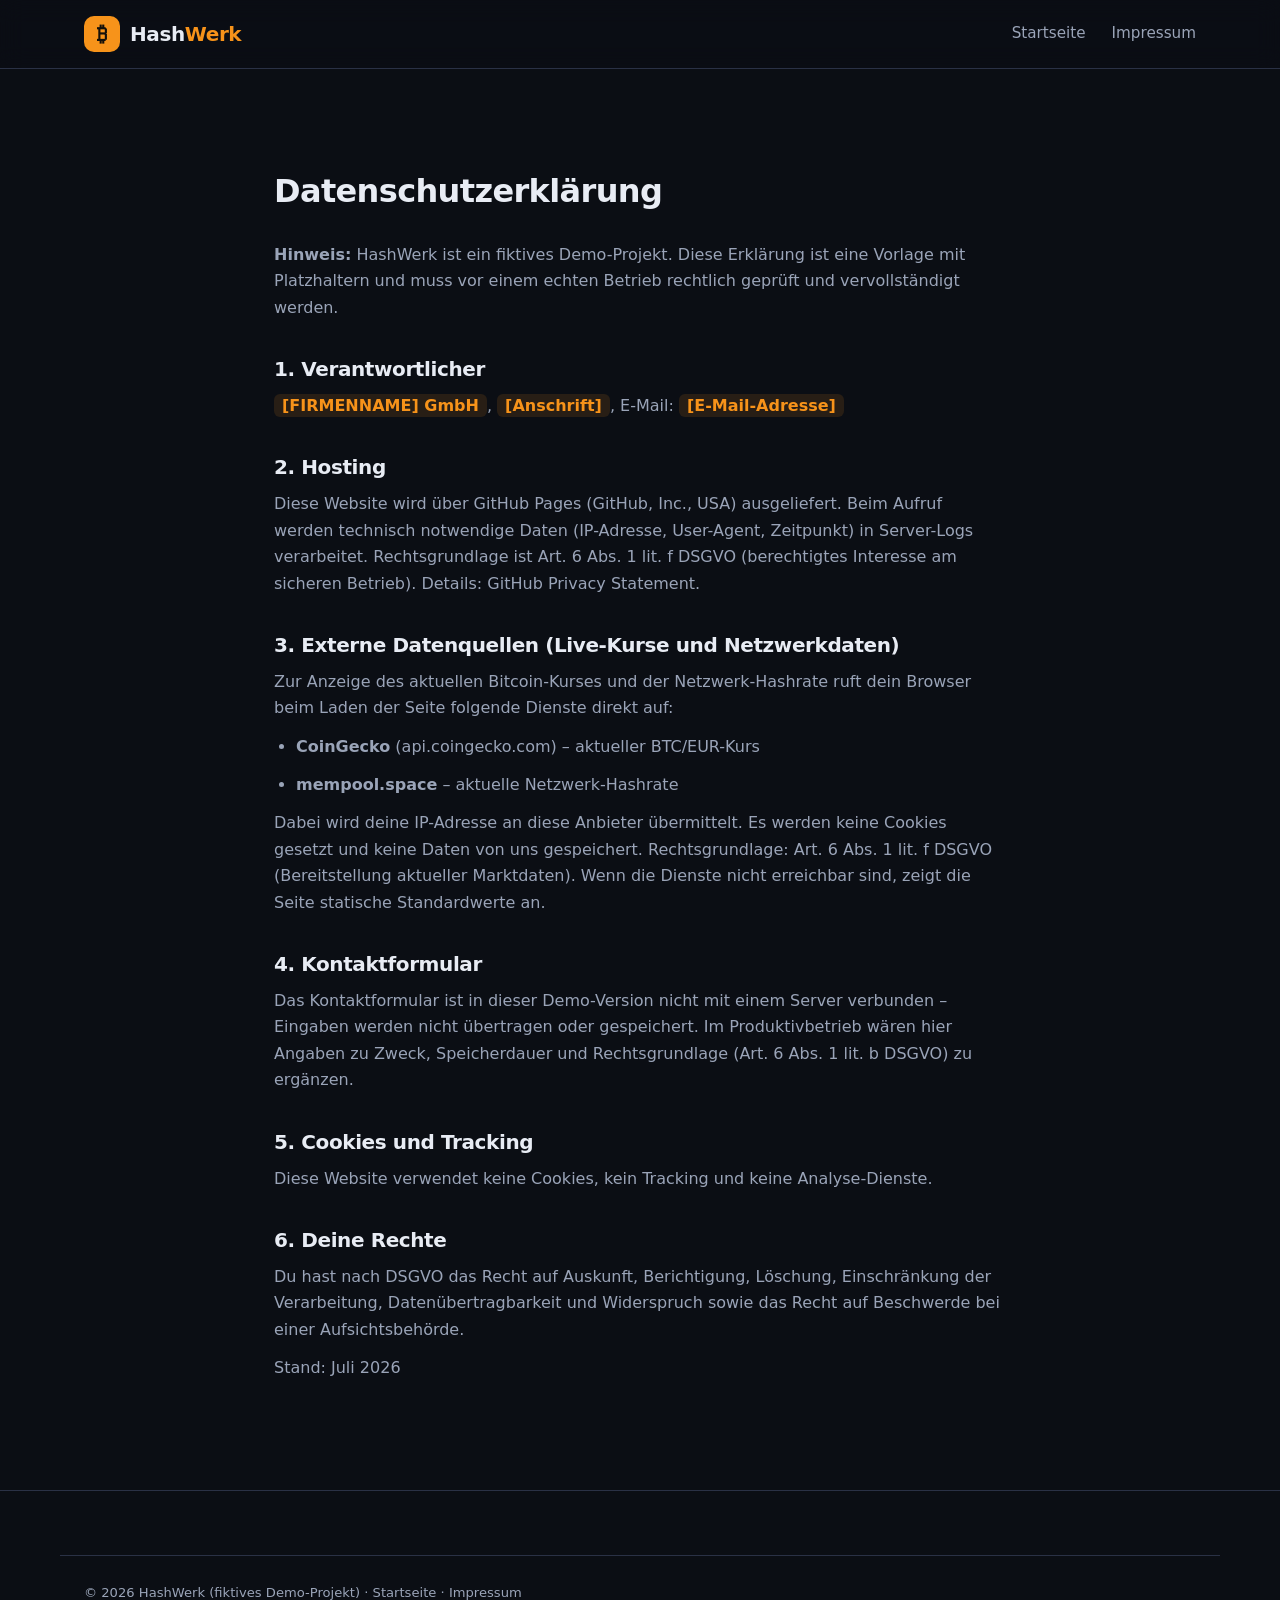
<file: datenschutz.html>
<!DOCTYPE html>
<html lang="de">
<head>
  <meta charset="UTF-8">
  <meta name="viewport" content="width=device-width, initial-scale=1.0">
  <title>Datenschutzerklärung – HashWerk</title>
  <meta name="description" content="Datenschutzerklärung der HashWerk-Website (Demo-Projekt).">
  <meta name="robots" content="noindex">
  <link rel="stylesheet" href="css/style.css">
  <link rel="icon" href="data:image/svg+xml,<svg xmlns='http://www.w3.org/2000/svg' viewBox='0 0 100 100'><text y='.9em' font-size='90'>&#9889;</text></svg>">
</head>
<body>

  <header class="site-header" id="top">
    <nav class="nav container">
      <a href="index.html" class="brand">
        <span class="brand-mark">&#8383;</span>
        <span class="brand-name">Hash<em>Werk</em></span>
      </a>
      <ul class="nav-links">
        <li><a href="index.html">Startseite</a></li>
        <li><a href="impressum.html">Impressum</a></li>
      </ul>
    </nav>
  </header>

  <main>
    <section class="section">
      <div class="container legal">
        <h1>Datenschutzerklärung</h1>
        <p><strong>Hinweis:</strong> HashWerk ist ein fiktives Demo-Projekt. Diese Erklärung ist eine Vorlage mit Platzhaltern und muss vor einem echten Betrieb rechtlich geprüft und vervollständigt werden.</p>

        <h2>1. Verantwortlicher</h2>
        <p>
          <span class="placeholder">[FIRMENNAME] GmbH</span>,
          <span class="placeholder">[Anschrift]</span>,
          E-Mail: <span class="placeholder">[E-Mail-Adresse]</span>
        </p>

        <h2>2. Hosting</h2>
        <p>Diese Website wird über GitHub Pages (GitHub, Inc., USA) ausgeliefert. Beim Aufruf werden technisch notwendige Daten (IP-Adresse, User-Agent, Zeitpunkt) in Server-Logs verarbeitet. Rechtsgrundlage ist Art. 6 Abs. 1 lit. f DSGVO (berechtigtes Interesse am sicheren Betrieb). Details: <a href="https://docs.github.com/en/site-policy/privacy-policies/github-general-privacy-statement">GitHub Privacy Statement</a>.</p>

        <h2>3. Externe Datenquellen (Live-Kurse und Netzwerkdaten)</h2>
        <p>Zur Anzeige des aktuellen Bitcoin-Kurses und der Netzwerk-Hashrate ruft dein Browser beim Laden der Seite folgende Dienste direkt auf:</p>
        <ul>
          <li><strong>CoinGecko</strong> (api.coingecko.com) – aktueller BTC/EUR-Kurs</li>
          <li><strong>mempool.space</strong> – aktuelle Netzwerk-Hashrate</li>
        </ul>
        <p>Dabei wird deine IP-Adresse an diese Anbieter übermittelt. Es werden keine Cookies gesetzt und keine Daten von uns gespeichert. Rechtsgrundlage: Art. 6 Abs. 1 lit. f DSGVO (Bereitstellung aktueller Marktdaten). Wenn die Dienste nicht erreichbar sind, zeigt die Seite statische Standardwerte an.</p>

        <h2>4. Kontaktformular</h2>
        <p>Das Kontaktformular ist in dieser Demo-Version nicht mit einem Server verbunden – Eingaben werden nicht übertragen oder gespeichert. Im Produktivbetrieb wären hier Angaben zu Zweck, Speicherdauer und Rechtsgrundlage (Art. 6 Abs. 1 lit. b DSGVO) zu ergänzen.</p>

        <h2>5. Cookies und Tracking</h2>
        <p>Diese Website verwendet keine Cookies, kein Tracking und keine Analyse-Dienste.</p>

        <h2>6. Deine Rechte</h2>
        <p>Du hast nach DSGVO das Recht auf Auskunft, Berichtigung, Löschung, Einschränkung der Verarbeitung, Datenübertragbarkeit und Widerspruch sowie das Recht auf Beschwerde bei einer Aufsichtsbehörde.</p>

        <p>Stand: Juli 2026</p>
      </div>
    </section>
  </main>

  <footer class="site-footer">
    <div class="container footer-bottom">
      <p>© 2026 HashWerk (fiktives Demo-Projekt) · <a href="index.html">Startseite</a> · <a href="impressum.html">Impressum</a></p>
    </div>
  </footer>

</body>
</html>
</file>
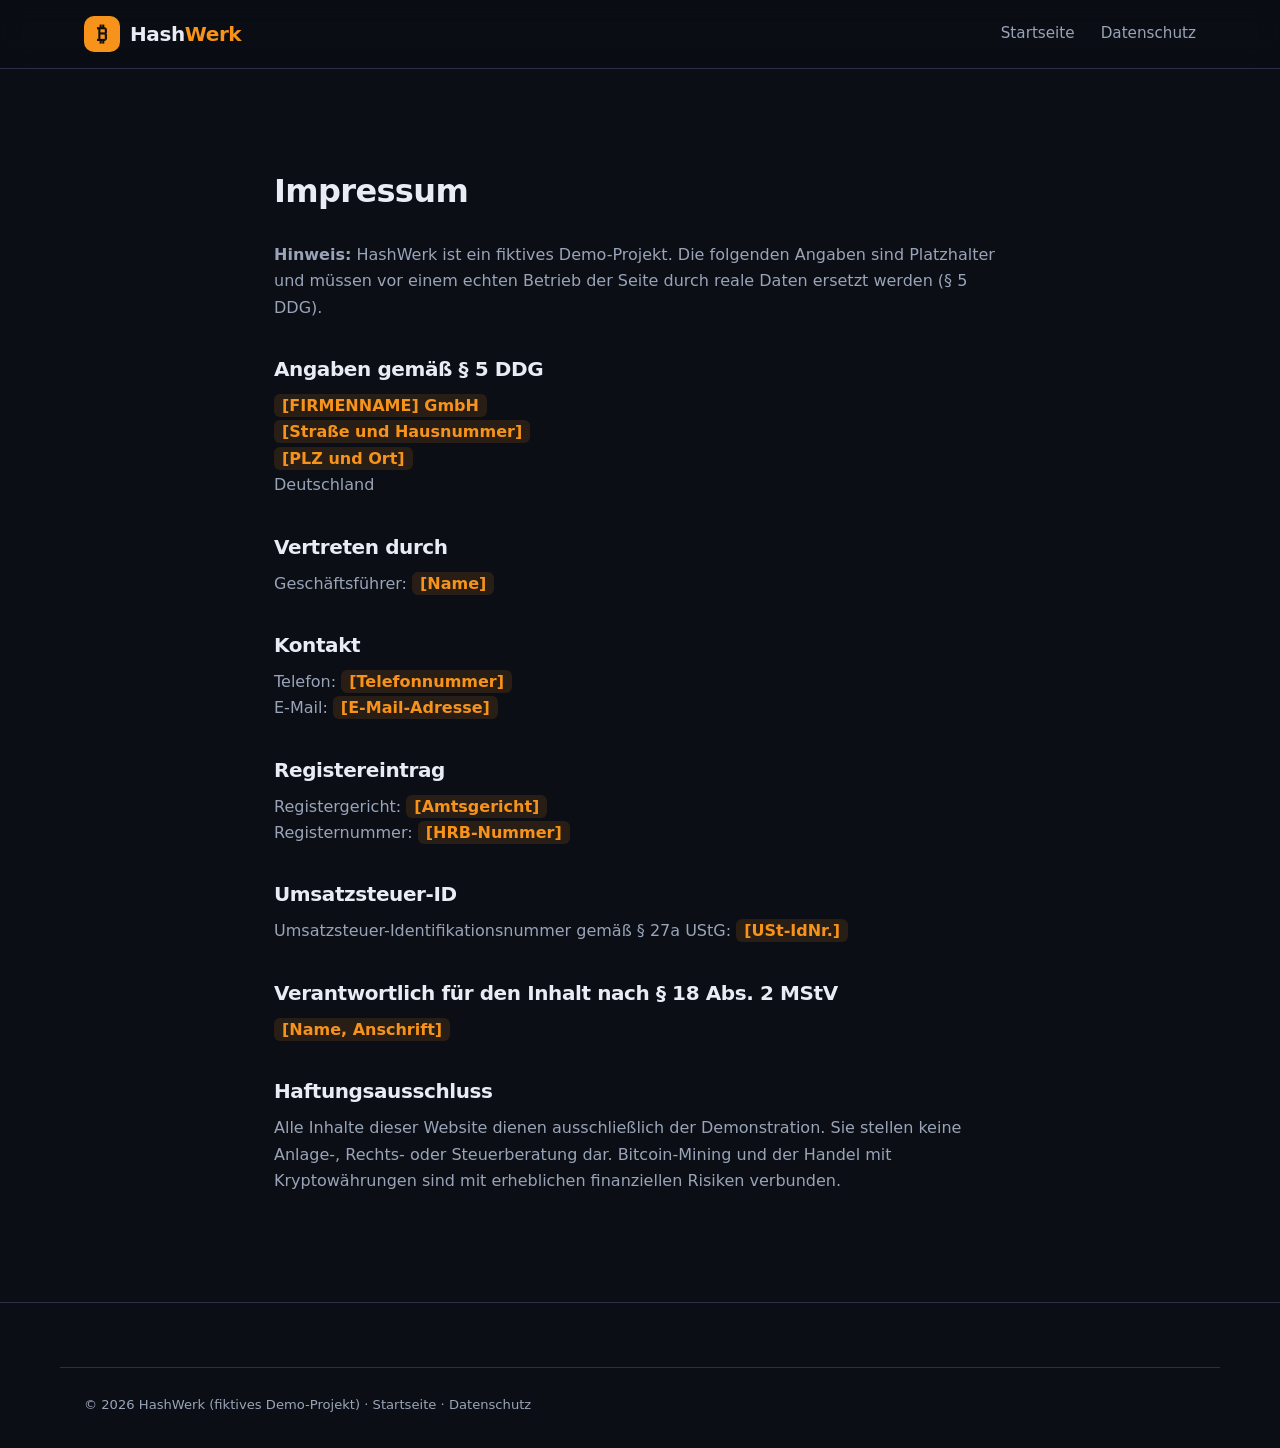
<file: impressum.html>
<!DOCTYPE html>
<html lang="de">
<head>
  <meta charset="UTF-8">
  <meta name="viewport" content="width=device-width, initial-scale=1.0">
  <title>Impressum – HashWerk</title>
  <meta name="description" content="Impressum der HashWerk-Website (Demo-Projekt).">
  <meta name="robots" content="noindex">
  <link rel="stylesheet" href="css/style.css">
  <link rel="icon" href="data:image/svg+xml,<svg xmlns='http://www.w3.org/2000/svg' viewBox='0 0 100 100'><text y='.9em' font-size='90'>&#9889;</text></svg>">
</head>
<body>

  <header class="site-header" id="top">
    <nav class="nav container">
      <a href="index.html" class="brand">
        <span class="brand-mark">&#8383;</span>
        <span class="brand-name">Hash<em>Werk</em></span>
      </a>
      <ul class="nav-links">
        <li><a href="index.html">Startseite</a></li>
        <li><a href="datenschutz.html">Datenschutz</a></li>
      </ul>
    </nav>
  </header>

  <main>
    <section class="section">
      <div class="container legal">
        <h1>Impressum</h1>
        <p><strong>Hinweis:</strong> HashWerk ist ein fiktives Demo-Projekt. Die folgenden Angaben sind Platzhalter und müssen vor einem echten Betrieb der Seite durch reale Daten ersetzt werden (§ 5 DDG).</p>

        <h2>Angaben gemäß § 5 DDG</h2>
        <p>
          <span class="placeholder">[FIRMENNAME] GmbH</span><br>
          <span class="placeholder">[Straße und Hausnummer]</span><br>
          <span class="placeholder">[PLZ und Ort]</span><br>
          Deutschland
        </p>

        <h2>Vertreten durch</h2>
        <p>Geschäftsführer: <span class="placeholder">[Name]</span></p>

        <h2>Kontakt</h2>
        <p>
          Telefon: <span class="placeholder">[Telefonnummer]</span><br>
          E-Mail: <span class="placeholder">[E-Mail-Adresse]</span>
        </p>

        <h2>Registereintrag</h2>
        <p>
          Registergericht: <span class="placeholder">[Amtsgericht]</span><br>
          Registernummer: <span class="placeholder">[HRB-Nummer]</span>
        </p>

        <h2>Umsatzsteuer-ID</h2>
        <p>Umsatzsteuer-Identifikationsnummer gemäß § 27a UStG: <span class="placeholder">[USt-IdNr.]</span></p>

        <h2>Verantwortlich für den Inhalt nach § 18 Abs. 2 MStV</h2>
        <p><span class="placeholder">[Name, Anschrift]</span></p>

        <h2>Haftungsausschluss</h2>
        <p>Alle Inhalte dieser Website dienen ausschließlich der Demonstration. Sie stellen keine Anlage-, Rechts- oder Steuerberatung dar. Bitcoin-Mining und der Handel mit Kryptowährungen sind mit erheblichen finanziellen Risiken verbunden.</p>
      </div>
    </section>
  </main>

  <footer class="site-footer">
    <div class="container footer-bottom">
      <p>© 2026 HashWerk (fiktives Demo-Projekt) · <a href="index.html">Startseite</a> · <a href="datenschutz.html">Datenschutz</a></p>
    </div>
  </footer>

</body>
</html>
</file>
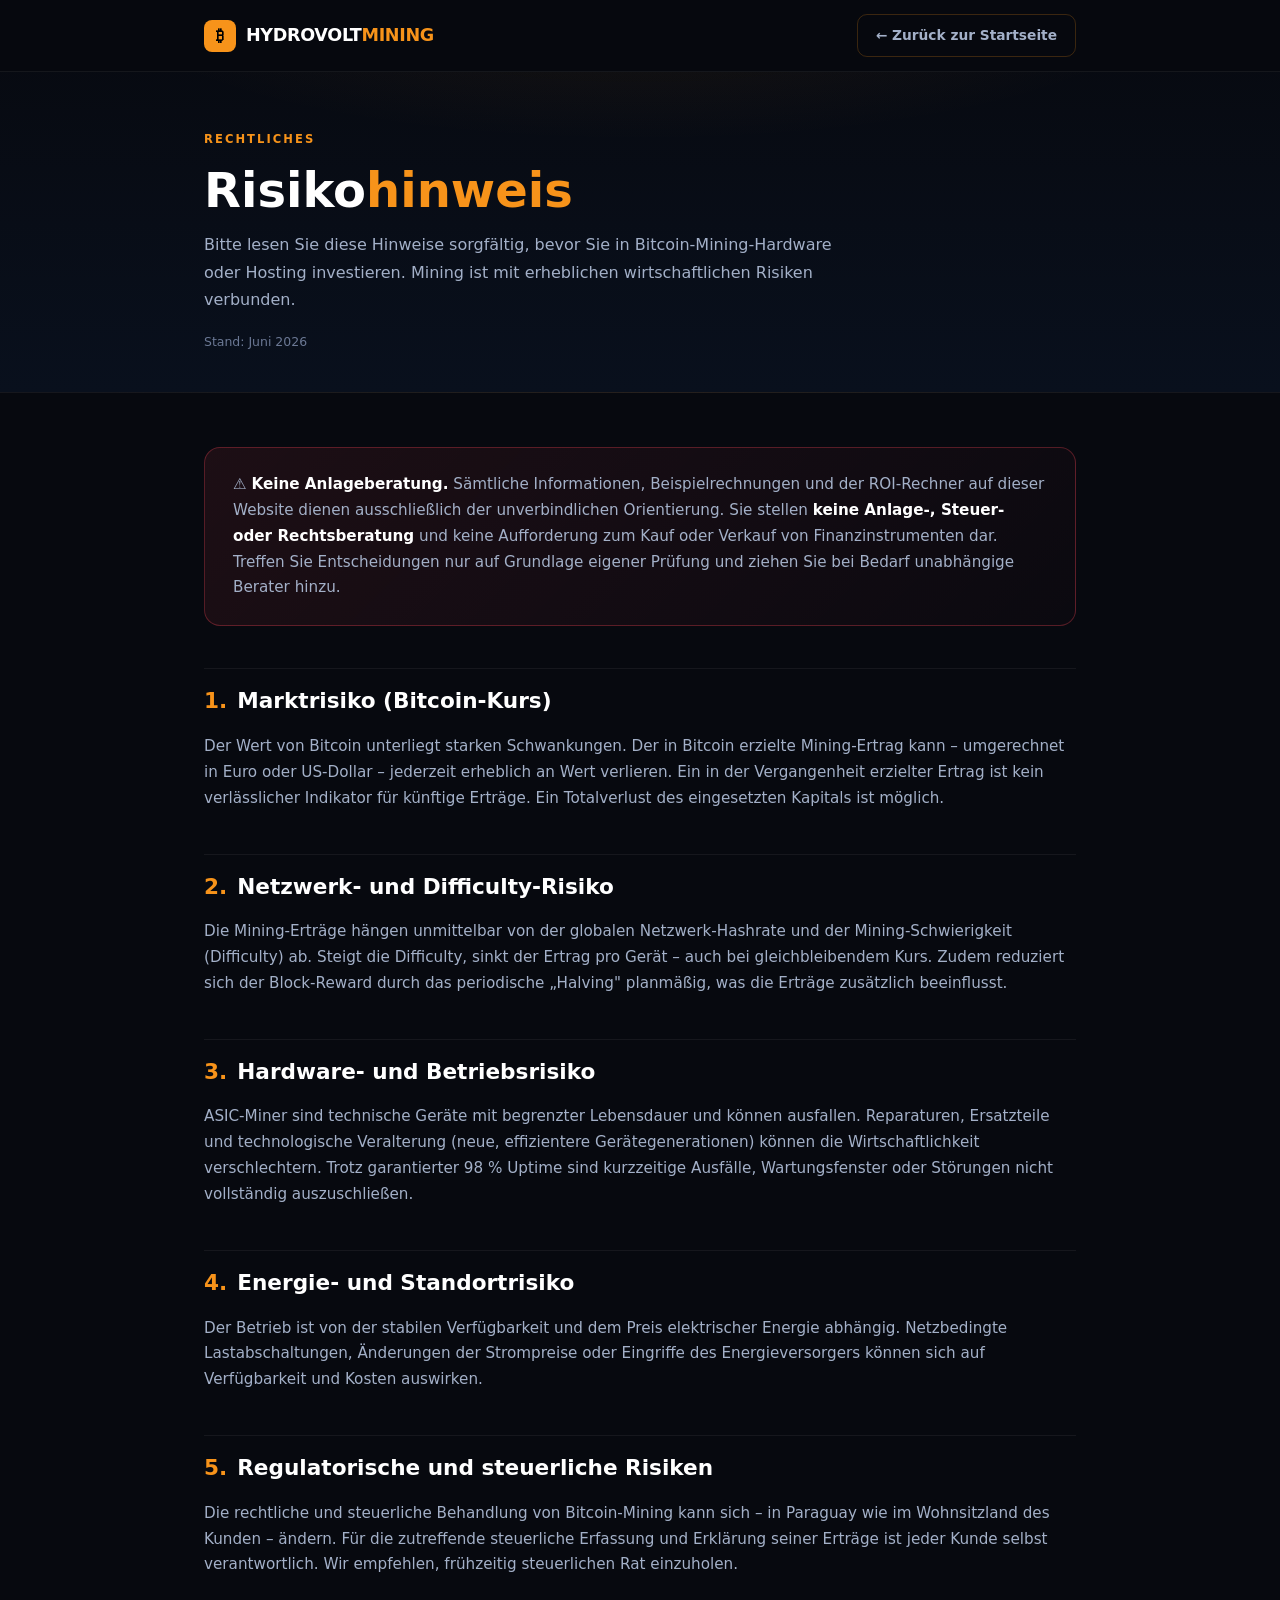
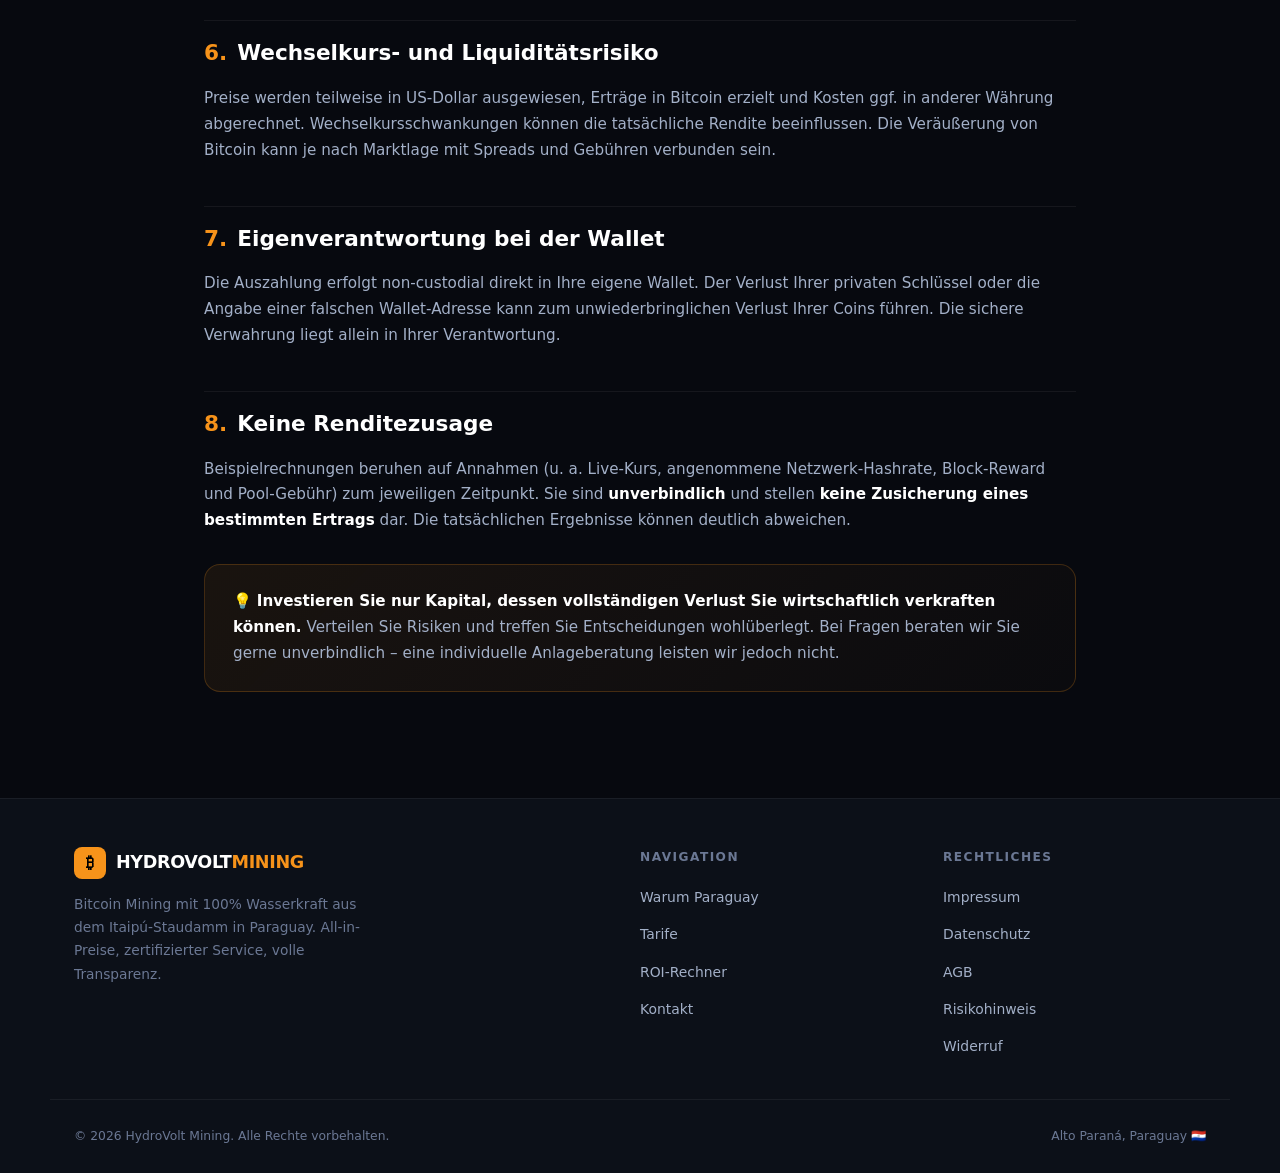
<file: risikohinweis.html>
<!DOCTYPE html>
<html lang="de">
<head>
<meta charset="UTF-8">
<meta name="viewport" content="width=device-width,initial-scale=1">
<title>Risikohinweis | HydroVolt Mining</title>
<meta name="description" content="Wichtiger Risikohinweis zum Bitcoin-Mining: Markt-, Hardware- und regulatorische Risiken. Keine Anlageberatung.">
<meta name="robots" content="index,follow">
<meta name="theme-color" content="#07090F">
<link rel="icon" href="data:image/svg+xml,<svg xmlns='http://www.w3.org/2000/svg' viewBox='0 0 100 100'><rect width='100' height='100' rx='22' fill='%23F7931A'/><text x='50' y='72' font-size='62' text-anchor='middle' font-family='Arial' font-weight='bold' fill='%23000'>%E2%82%BF</text></svg>">
<link rel="stylesheet" href="legal.css">
</head>
<body>

<nav>
<div class="container">
  <div class="nav-i">
    <a href="index.html" class="nlogo"><div class="nlogo-ico">₿</div><span>HYDROVOLT<span style="color:var(--or)">MINING</span></span></a>
    <a href="index.html" class="nback">← Zurück zur Startseite</a>
  </div>
</div>
</nav>

<header class="page-hd">
<div class="container">
  <span class="lbl">Rechtliches</span>
  <h1>Risiko<span>hinweis</span></h1>
  <p>Bitte lesen Sie diese Hinweise sorgfältig, bevor Sie in Bitcoin-Mining-Hardware oder Hosting investieren. Mining ist mit erheblichen wirtschaftlichen Risiken verbunden.</p>
  <div class="upd">Stand: Juni 2026</div>
</div>
</header>

<main class="legal">
<div class="container">

  <div class="box box-rd">
    <p style="margin:0">
      ⚠️ <strong>Keine Anlageberatung.</strong> Sämtliche Informationen, Beispielrechnungen und der ROI-Rechner auf
      dieser Website dienen ausschließlich der unverbindlichen Orientierung. Sie stellen <strong>keine Anlage-, Steuer-
      oder Rechtsberatung</strong> und keine Aufforderung zum Kauf oder Verkauf von Finanzinstrumenten dar. Treffen Sie
      Entscheidungen nur auf Grundlage eigener Prüfung und ziehen Sie bei Bedarf unabhängige Berater hinzu.
    </p>
  </div>

  <h2><span class="n">1.</span>Marktrisiko (Bitcoin-Kurs)</h2>
  <p>
    Der Wert von Bitcoin unterliegt starken Schwankungen. Der in Bitcoin erzielte Mining-Ertrag kann – umgerechnet in
    Euro oder US-Dollar – jederzeit erheblich an Wert verlieren. Ein in der Vergangenheit erzielter Ertrag ist kein
    verlässlicher Indikator für künftige Erträge. Ein Totalverlust des eingesetzten Kapitals ist möglich.
  </p>

  <h2><span class="n">2.</span>Netzwerk- und Difficulty-Risiko</h2>
  <p>
    Die Mining-Erträge hängen unmittelbar von der globalen Netzwerk-Hashrate und der Mining-Schwierigkeit (Difficulty)
    ab. Steigt die Difficulty, sinkt der Ertrag pro Gerät – auch bei gleichbleibendem Kurs. Zudem reduziert sich der
    Block-Reward durch das periodische „Halving" planmäßig, was die Erträge zusätzlich beeinflusst.
  </p>

  <h2><span class="n">3.</span>Hardware- und Betriebsrisiko</h2>
  <p>
    ASIC-Miner sind technische Geräte mit begrenzter Lebensdauer und können ausfallen. Reparaturen, Ersatzteile und
    technologische Veralterung (neue, effizientere Gerätegenerationen) können die Wirtschaftlichkeit verschlechtern.
    Trotz garantierter 98 % Uptime sind kurzzeitige Ausfälle, Wartungsfenster oder Störungen nicht vollständig
    auszuschließen.
  </p>

  <h2><span class="n">4.</span>Energie- und Standortrisiko</h2>
  <p>
    Der Betrieb ist von der stabilen Verfügbarkeit und dem Preis elektrischer Energie abhängig. Netzbedingte
    Lastabschaltungen, Änderungen der Strompreise oder Eingriffe des Energieversorgers können sich auf Verfügbarkeit und
    Kosten auswirken.
  </p>

  <h2><span class="n">5.</span>Regulatorische und steuerliche Risiken</h2>
  <p>
    Die rechtliche und steuerliche Behandlung von Bitcoin-Mining kann sich – in Paraguay wie im Wohnsitzland des Kunden –
    ändern. Für die zutreffende steuerliche Erfassung und Erklärung seiner Erträge ist jeder Kunde selbst verantwortlich.
    Wir empfehlen, frühzeitig steuerlichen Rat einzuholen.
  </p>

  <h2><span class="n">6.</span>Wechselkurs- und Liquiditätsrisiko</h2>
  <p>
    Preise werden teilweise in US-Dollar ausgewiesen, Erträge in Bitcoin erzielt und Kosten ggf. in anderer Währung
    abgerechnet. Wechselkursschwankungen können die tatsächliche Rendite beeinflussen. Die Veräußerung von Bitcoin kann
    je nach Marktlage mit Spreads und Gebühren verbunden sein.
  </p>

  <h2><span class="n">7.</span>Eigenverantwortung bei der Wallet</h2>
  <p>
    Die Auszahlung erfolgt non-custodial direkt in Ihre eigene Wallet. Der Verlust Ihrer privaten Schlüssel oder die
    Angabe einer falschen Wallet-Adresse kann zum unwiederbringlichen Verlust Ihrer Coins führen. Die sichere Verwahrung
    liegt allein in Ihrer Verantwortung.
  </p>

  <h2><span class="n">8.</span>Keine Renditezusage</h2>
  <p>
    Beispielrechnungen beruhen auf Annahmen (u. a. Live-Kurs, angenommene Netzwerk-Hashrate, Block-Reward und
    Pool-Gebühr) zum jeweiligen Zeitpunkt. Sie sind <strong>unverbindlich</strong> und stellen <strong>keine Zusicherung
    eines bestimmten Ertrags</strong> dar. Die tatsächlichen Ergebnisse können deutlich abweichen.
  </p>

  <div class="box box-or" style="margin-top:30px">
    <p style="margin:0">
      💡 <strong>Investieren Sie nur Kapital, dessen vollständigen Verlust Sie wirtschaftlich verkraften können.</strong>
      Verteilen Sie Risiken und treffen Sie Entscheidungen wohlüberlegt. Bei Fragen beraten wir Sie gerne unverbindlich –
      eine individuelle Anlageberatung leisten wir jedoch nicht.
    </p>
  </div>

</div>
</main>

<footer>
  <div class="fg-grid">
    <div class="fb-brand">
      <a href="index.html" class="nlogo"><div class="nlogo-ico">₿</div><span>HYDROVOLT<span style="color:var(--or)">MINING</span></span></a>
      <p>Bitcoin Mining mit 100% Wasserkraft aus dem Itaipú-Staudamm in Paraguay. All-in-Preise, zertifizierter Service, volle Transparenz.</p>
    </div>
    <div class="fc"><h4>Navigation</h4><ul>
      <li><a href="index.html#warum">Warum Paraguay</a></li>
      <li><a href="index.html#preise">Tarife</a></li>
      <li><a href="index.html#kalkulator">ROI-Rechner</a></li>
      <li><a href="index.html#kontakt">Kontakt</a></li>
    </ul></div>
    <div class="fc"><h4>Rechtliches</h4><ul>
      <li><a href="impressum.html">Impressum</a></li>
      <li><a href="datenschutz.html">Datenschutz</a></li>
      <li><a href="agb.html">AGB</a></li>
      <li><a href="risikohinweis.html">Risikohinweis</a></li>
      <li><a href="widerruf.html">Widerruf</a></li>
    </ul></div>
  </div>
  <div class="foot-bot">
    <span>© 2026 HydroVolt Mining. Alle Rechte vorbehalten.</span>
    <span>Alto Paraná, Paraguay 🇵🇾</span>
  </div>
</footer>

</body>
</html>
</file>
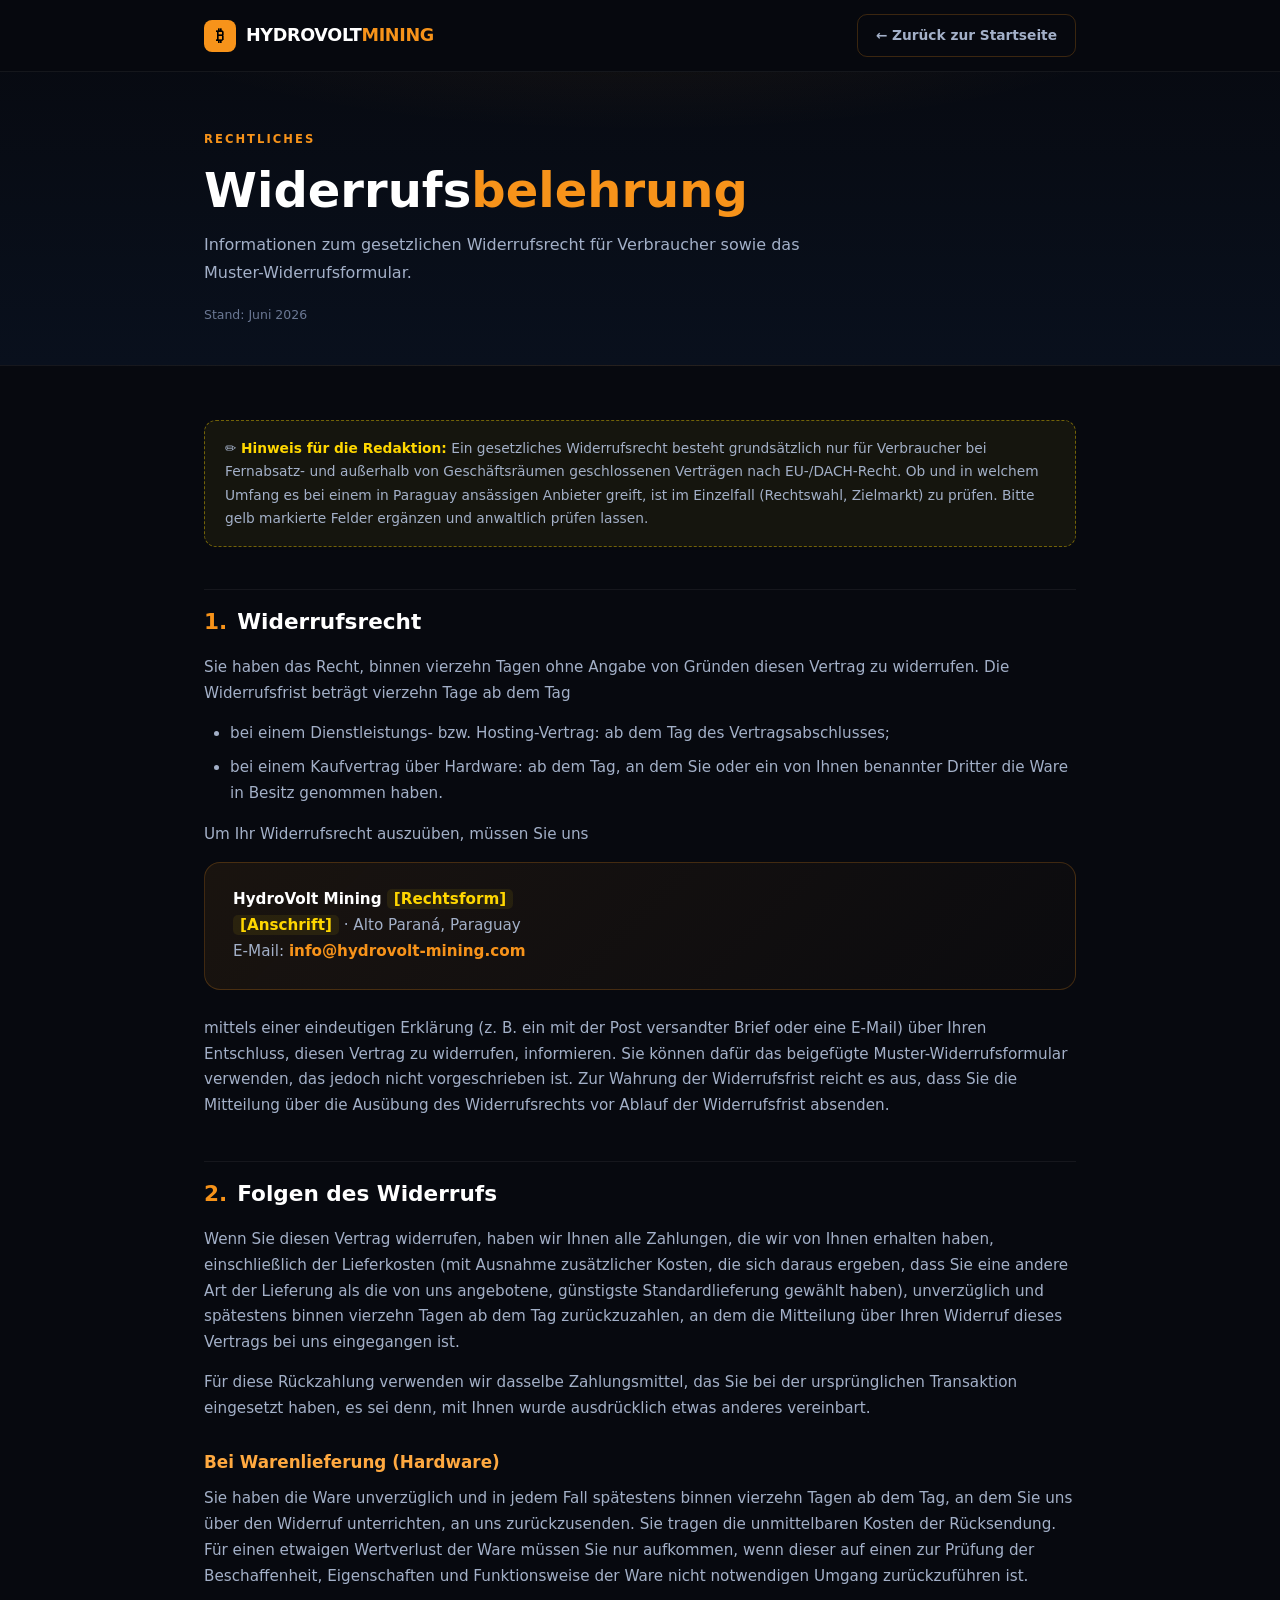
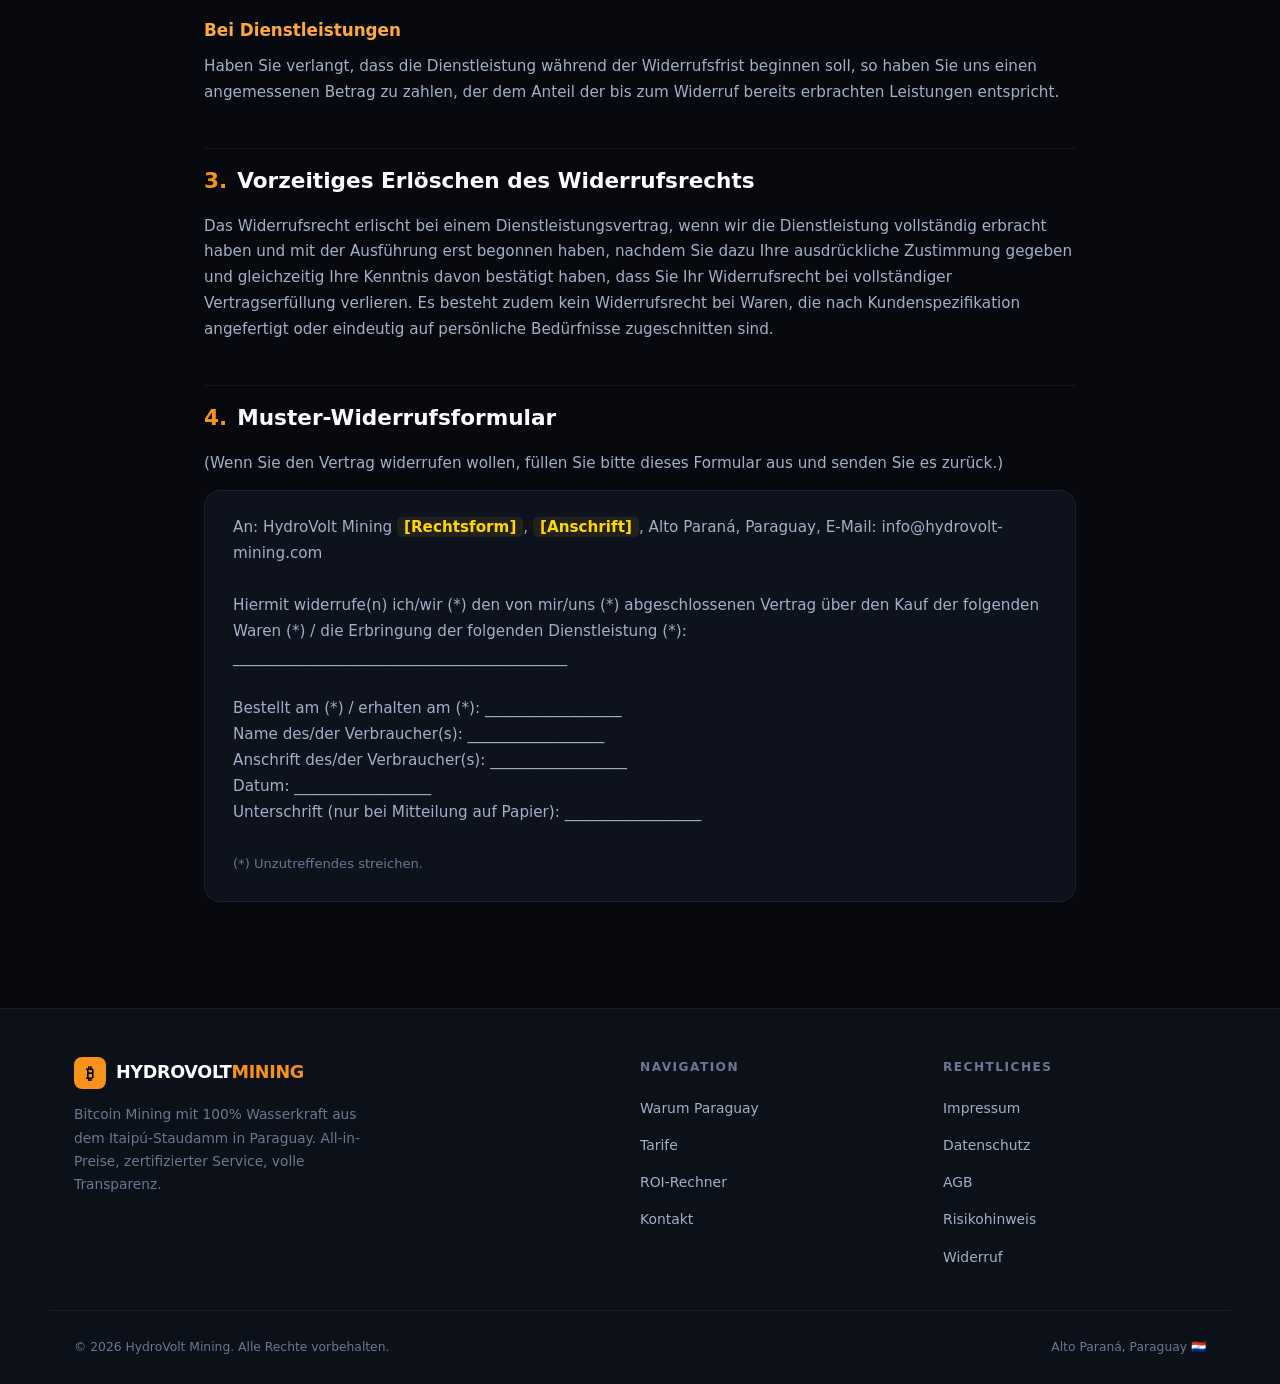
<file: widerruf.html>
<!DOCTYPE html>
<html lang="de">
<head>
<meta charset="UTF-8">
<meta name="viewport" content="width=device-width,initial-scale=1">
<title>Widerrufsbelehrung | HydroVolt Mining</title>
<meta name="description" content="Widerrufsbelehrung und Muster-Widerrufsformular für Verbraucher der HydroVolt Mining.">
<meta name="robots" content="index,follow">
<meta name="theme-color" content="#07090F">
<link rel="icon" href="data:image/svg+xml,<svg xmlns='http://www.w3.org/2000/svg' viewBox='0 0 100 100'><rect width='100' height='100' rx='22' fill='%23F7931A'/><text x='50' y='72' font-size='62' text-anchor='middle' font-family='Arial' font-weight='bold' fill='%23000'>%E2%82%BF</text></svg>">
<link rel="stylesheet" href="legal.css">
</head>
<body>

<nav>
<div class="container">
  <div class="nav-i">
    <a href="index.html" class="nlogo"><div class="nlogo-ico">₿</div><span>HYDROVOLT<span style="color:var(--or)">MINING</span></span></a>
    <a href="index.html" class="nback">← Zurück zur Startseite</a>
  </div>
</div>
</nav>

<header class="page-hd">
<div class="container">
  <span class="lbl">Rechtliches</span>
  <h1>Widerrufs<span>belehrung</span></h1>
  <p>Informationen zum gesetzlichen Widerrufsrecht für Verbraucher sowie das Muster-Widerrufsformular.</p>
  <div class="upd">Stand: Juni 2026</div>
</div>
</header>

<main class="legal">
<div class="container">

  <div class="box-edit">
    ✏️ <strong>Hinweis für die Redaktion:</strong> Ein gesetzliches Widerrufsrecht besteht grundsätzlich nur für
    Verbraucher bei Fernabsatz- und außerhalb von Geschäftsräumen geschlossenen Verträgen nach EU-/DACH-Recht. Ob und in
    welchem Umfang es bei einem in Paraguay ansässigen Anbieter greift, ist im Einzelfall (Rechtswahl, Zielmarkt) zu
    prüfen. Bitte gelb markierte Felder ergänzen und anwaltlich prüfen lassen.
  </div>

  <h2><span class="n">1.</span>Widerrufsrecht</h2>
  <p>
    Sie haben das Recht, binnen vierzehn Tagen ohne Angabe von Gründen diesen Vertrag zu widerrufen. Die
    Widerrufsfrist beträgt vierzehn Tage ab dem Tag
  </p>
  <ul>
    <li>bei einem Dienstleistungs- bzw. Hosting-Vertrag: ab dem Tag des Vertragsabschlusses;</li>
    <li>bei einem Kaufvertrag über Hardware: ab dem Tag, an dem Sie oder ein von Ihnen benannter Dritter die Ware in
        Besitz genommen haben.</li>
  </ul>
  <p>
    Um Ihr Widerrufsrecht auszuüben, müssen Sie uns
  </p>
  <div class="box box-or">
    <p style="margin:0">
      <strong>HydroVolt Mining <span class="ph">[Rechtsform]</span></strong><br>
      <span class="ph">[Anschrift]</span> · Alto Paraná, Paraguay<br>
      E-Mail: <a href="mailto:info@hydrovolt-mining.com">info@hydrovolt-mining.com</a>
    </p>
  </div>
  <p>
    mittels einer eindeutigen Erklärung (z. B. ein mit der Post versandter Brief oder eine E-Mail) über Ihren Entschluss,
    diesen Vertrag zu widerrufen, informieren. Sie können dafür das beigefügte Muster-Widerrufsformular verwenden, das
    jedoch nicht vorgeschrieben ist. Zur Wahrung der Widerrufsfrist reicht es aus, dass Sie die Mitteilung über die
    Ausübung des Widerrufsrechts vor Ablauf der Widerrufsfrist absenden.
  </p>

  <h2><span class="n">2.</span>Folgen des Widerrufs</h2>
  <p>
    Wenn Sie diesen Vertrag widerrufen, haben wir Ihnen alle Zahlungen, die wir von Ihnen erhalten haben, einschließlich
    der Lieferkosten (mit Ausnahme zusätzlicher Kosten, die sich daraus ergeben, dass Sie eine andere Art der Lieferung
    als die von uns angebotene, günstigste Standardlieferung gewählt haben), unverzüglich und spätestens binnen vierzehn
    Tagen ab dem Tag zurückzuzahlen, an dem die Mitteilung über Ihren Widerruf dieses Vertrags bei uns eingegangen ist.
  </p>
  <p>
    Für diese Rückzahlung verwenden wir dasselbe Zahlungsmittel, das Sie bei der ursprünglichen Transaktion eingesetzt
    haben, es sei denn, mit Ihnen wurde ausdrücklich etwas anderes vereinbart.
  </p>
  <h3>Bei Warenlieferung (Hardware)</h3>
  <p>
    Sie haben die Ware unverzüglich und in jedem Fall spätestens binnen vierzehn Tagen ab dem Tag, an dem Sie uns über
    den Widerruf unterrichten, an uns zurückzusenden. Sie tragen die unmittelbaren Kosten der Rücksendung. Für einen
    etwaigen Wertverlust der Ware müssen Sie nur aufkommen, wenn dieser auf einen zur Prüfung der Beschaffenheit,
    Eigenschaften und Funktionsweise der Ware nicht notwendigen Umgang zurückzuführen ist.
  </p>
  <h3>Bei Dienstleistungen</h3>
  <p>
    Haben Sie verlangt, dass die Dienstleistung während der Widerrufsfrist beginnen soll, so haben Sie uns einen
    angemessenen Betrag zu zahlen, der dem Anteil der bis zum Widerruf bereits erbrachten Leistungen entspricht.
  </p>

  <h2><span class="n">3.</span>Vorzeitiges Erlöschen des Widerrufsrechts</h2>
  <p>
    Das Widerrufsrecht erlischt bei einem Dienstleistungsvertrag, wenn wir die Dienstleistung vollständig erbracht haben
    und mit der Ausführung erst begonnen haben, nachdem Sie dazu Ihre ausdrückliche Zustimmung gegeben und gleichzeitig
    Ihre Kenntnis davon bestätigt haben, dass Sie Ihr Widerrufsrecht bei vollständiger Vertragserfüllung verlieren. Es
    besteht zudem kein Widerrufsrecht bei Waren, die nach Kundenspezifikation angefertigt oder eindeutig auf persönliche
    Bedürfnisse zugeschnitten sind.
  </p>

  <h2><span class="n">4.</span>Muster-Widerrufsformular</h2>
  <p>(Wenn Sie den Vertrag widerrufen wollen, füllen Sie bitte dieses Formular aus und senden Sie es zurück.)</p>
  <div class="box">
    <p style="margin:0;color:var(--ts)">
      An: HydroVolt Mining <span class="ph">[Rechtsform]</span>, <span class="ph">[Anschrift]</span>,
      Alto Paraná, Paraguay, E-Mail: info@hydrovolt-mining.com<br><br>
      Hiermit widerrufe(n) ich/wir (*) den von mir/uns (*) abgeschlossenen Vertrag über den Kauf der folgenden
      Waren (*) / die Erbringung der folgenden Dienstleistung (*):<br>
      ____________________________________________<br><br>
      Bestellt am (*) / erhalten am (*): __________________<br>
      Name des/der Verbraucher(s): __________________<br>
      Anschrift des/der Verbraucher(s): __________________<br>
      Datum: __________________<br>
      Unterschrift (nur bei Mitteilung auf Papier): __________________<br><br>
      <span style="font-size:.82rem;color:var(--td)">(*) Unzutreffendes streichen.</span>
    </p>
  </div>

</div>
</main>

<footer>
  <div class="fg-grid">
    <div class="fb-brand">
      <a href="index.html" class="nlogo"><div class="nlogo-ico">₿</div><span>HYDROVOLT<span style="color:var(--or)">MINING</span></span></a>
      <p>Bitcoin Mining mit 100% Wasserkraft aus dem Itaipú-Staudamm in Paraguay. All-in-Preise, zertifizierter Service, volle Transparenz.</p>
    </div>
    <div class="fc"><h4>Navigation</h4><ul>
      <li><a href="index.html#warum">Warum Paraguay</a></li>
      <li><a href="index.html#preise">Tarife</a></li>
      <li><a href="index.html#kalkulator">ROI-Rechner</a></li>
      <li><a href="index.html#kontakt">Kontakt</a></li>
    </ul></div>
    <div class="fc"><h4>Rechtliches</h4><ul>
      <li><a href="impressum.html">Impressum</a></li>
      <li><a href="datenschutz.html">Datenschutz</a></li>
      <li><a href="agb.html">AGB</a></li>
      <li><a href="risikohinweis.html">Risikohinweis</a></li>
      <li><a href="widerruf.html">Widerruf</a></li>
    </ul></div>
  </div>
  <div class="foot-bot">
    <span>© 2026 HydroVolt Mining. Alle Rechte vorbehalten.</span>
    <span>Alto Paraná, Paraguay 🇵🇾</span>
  </div>
</footer>

</body>
</html>
</file>
<file: css/style.css>
/* ==========================================================================
   HashWerk – Stylesheet
   Dunkles Industrie-Design, wie in der Mining-Branche üblich
   ========================================================================== */

:root {
  --bg: #0b0e14;
  --bg-alt: #10141d;
  --surface: #171c28;
  --surface-2: #1e2433;
  --border: #2a3145;
  --text: #e8ecf4;
  --text-muted: #9aa4b8;
  --accent: #f7931a;        /* Bitcoin-Orange */
  --accent-soft: rgba(247, 147, 26, 0.12);
  --green: #3ecf8e;
  --red: #f0546c;
  --radius: 14px;
  --container: 1160px;
}

* { margin: 0; padding: 0; box-sizing: border-box; }

html { scroll-behavior: smooth; }

body {
  font-family: "Inter", "Segoe UI", system-ui, -apple-system, sans-serif;
  background: var(--bg);
  color: var(--text);
  line-height: 1.65;
  -webkit-font-smoothing: antialiased;
}

img { max-width: 100%; display: block; }
a { color: inherit; text-decoration: none; }
ul { list-style: none; }

.container {
  max-width: var(--container);
  margin: 0 auto;
  padding: 0 24px;
}
.container-narrow { max-width: 820px; }
.center { text-align: center; }
.accent { color: var(--accent); }

/* ===== Header / Navigation ===== */
.site-header {
  position: sticky;
  top: 0;
  z-index: 100;
  background: rgba(11, 14, 20, 0.85);
  backdrop-filter: blur(12px);
  border-bottom: 1px solid var(--border);
}

.nav {
  display: flex;
  align-items: center;
  justify-content: space-between;
  height: 68px;
}

.brand {
  display: flex;
  align-items: center;
  gap: 10px;
  font-size: 1.25rem;
  font-weight: 700;
  letter-spacing: -0.02em;
}
.brand-mark {
  display: grid;
  place-items: center;
  width: 36px;
  height: 36px;
  border-radius: 10px;
  background: var(--accent);
  color: #14100a;
  font-size: 1.3rem;
  font-weight: 800;
}
.brand-name em { font-style: normal; color: var(--accent); }

.nav-links {
  display: flex;
  align-items: center;
  gap: 26px;
  font-size: 0.95rem;
}
.nav-links a:not(.btn) {
  color: var(--text-muted);
  transition: color 0.2s;
}
.nav-links a:not(.btn):hover { color: var(--text); }

/* Live-Ticker */
.ticker {
  display: flex;
  align-items: center;
  gap: 8px;
  padding: 6px 14px;
  border: 1px solid var(--border);
  border-radius: 999px;
  background: var(--surface);
  font-size: 0.85rem;
  font-variant-numeric: tabular-nums;
}
.ticker-dot {
  width: 8px;
  height: 8px;
  border-radius: 50%;
  background: var(--green);
  animation: pulse-dot 2s ease-in-out infinite;
}
@keyframes pulse-dot {
  0%, 100% { opacity: 1; }
  50% { opacity: 0.35; }
}
.ticker-price { font-weight: 700; }
.ticker-change { font-weight: 600; }
.ticker-change.up { color: var(--green); }
.ticker-change.down { color: var(--red); }

.lang-switch {
  font-weight: 700;
  letter-spacing: 0.06em;
  border: 1px solid var(--border);
  border-radius: 8px;
  padding: 4px 10px;
}
.nav-links a.lang-switch:hover { border-color: var(--accent); }

.nav-toggle {
  display: none;
  flex-direction: column;
  gap: 5px;
  background: none;
  border: none;
  cursor: pointer;
  padding: 8px;
}
.nav-toggle span {
  width: 24px;
  height: 2px;
  background: var(--text);
  border-radius: 2px;
  transition: transform 0.25s, opacity 0.25s;
}
.nav-toggle[aria-expanded="true"] span:nth-child(1) { transform: translateY(7px) rotate(45deg); }
.nav-toggle[aria-expanded="true"] span:nth-child(2) { opacity: 0; }
.nav-toggle[aria-expanded="true"] span:nth-child(3) { transform: translateY(-7px) rotate(-45deg); }

/* ===== Buttons ===== */
.btn {
  display: inline-block;
  padding: 12px 26px;
  border-radius: 999px;
  font-weight: 600;
  font-size: 0.95rem;
  border: 1px solid transparent;
  transition: transform 0.15s, box-shadow 0.15s, background 0.2s;
  cursor: pointer;
}
.btn:hover { transform: translateY(-2px); }
.btn-primary {
  background: var(--accent);
  color: #14100a;
  box-shadow: 0 8px 24px rgba(247, 147, 26, 0.25);
}
.btn-ghost {
  border-color: var(--border);
  color: var(--text);
}
.btn-ghost:hover { border-color: var(--accent); }
.btn-small { padding: 8px 18px; background: var(--accent); color: #14100a; }
.btn-large { padding: 16px 36px; font-size: 1.05rem; }

/* ===== Hero ===== */
.hero {
  position: relative;
  padding: 110px 0 70px;
  overflow: hidden;
}
.hero-canvas {
  position: absolute;
  inset: 0;
  width: 100%;
  height: 100%;
  pointer-events: none;
}
.hero-glow {
  position: absolute;
  top: -300px;
  left: 50%;
  transform: translateX(-50%);
  width: 900px;
  height: 600px;
  background: radial-gradient(ellipse at center, rgba(247, 147, 26, 0.14), transparent 65%);
  pointer-events: none;
  animation: glow-pulse 7s ease-in-out infinite;
}
@keyframes glow-pulse {
  0%, 100% { opacity: 0.8; transform: translateX(-50%) scale(1); }
  50% { opacity: 1.15; transform: translateX(-50%) scale(1.08); }
}
@media (prefers-reduced-motion: reduce) {
  .hero-glow, .ticker-dot { animation: none; }
  .bar-fill { animation: none; }
  html { scroll-behavior: auto; }
}
.hero-inner {
  position: relative;
  max-width: 780px;
  text-align: left;
}
.hero-kicker {
  display: inline-block;
  padding: 6px 14px;
  border-radius: 999px;
  background: var(--accent-soft);
  color: var(--accent);
  font-size: 0.85rem;
  font-weight: 600;
  margin-bottom: 22px;
}
.hero h1 {
  font-size: clamp(2.2rem, 5vw, 3.6rem);
  line-height: 1.12;
  letter-spacing: -0.03em;
  margin-bottom: 20px;
}
.hero-sub {
  font-size: 1.15rem;
  color: var(--text-muted);
  max-width: 620px;
  margin-bottom: 32px;
}
.hero-actions { display: flex; gap: 14px; flex-wrap: wrap; }

/* ===== Stats-Bar ===== */
.stats-bar {
  margin-top: 70px;
  display: grid;
  grid-template-columns: repeat(4, 1fr);
  gap: 1px;
  background: var(--border);
  border: 1px solid var(--border);
  border-radius: var(--radius);
  overflow: hidden;
}
.stat {
  background: var(--surface);
  padding: 28px 24px;
  display: flex;
  flex-direction: column;
}
.stat-value {
  font-size: 2.2rem;
  font-weight: 800;
  letter-spacing: -0.02em;
  color: var(--accent);
  font-variant-numeric: tabular-nums;
}
.stat-unit {
  font-size: 0.95rem;
  font-weight: 600;
  color: var(--text);
  margin-top: -4px;
}
.stat-label {
  font-size: 0.85rem;
  color: var(--text-muted);
  margin-top: 8px;
}

/* ===== Sektionen ===== */
.section { padding: 96px 0; }
.section-alt { background: var(--bg-alt); }

.section-kicker {
  color: var(--accent);
  font-weight: 700;
  font-size: 0.85rem;
  text-transform: uppercase;
  letter-spacing: 0.12em;
  margin-bottom: 12px;
}
.section h2 {
  font-size: clamp(1.7rem, 3.4vw, 2.4rem);
  letter-spacing: -0.02em;
  line-height: 1.2;
  margin-bottom: 16px;
  max-width: 760px;
}
.section-intro {
  color: var(--text-muted);
  font-size: 1.08rem;
  max-width: 680px;
  margin-bottom: 44px;
}

/* ===== Karten (Standorte) ===== */
.card-grid {
  display: grid;
  grid-template-columns: repeat(3, 1fr);
  gap: 22px;
}
.card {
  background: var(--surface);
  border: 1px solid var(--border);
  border-radius: var(--radius);
  padding: 30px 26px;
  transition: transform 0.2s, border-color 0.2s;
}
.card:hover {
  transform: translateY(-4px);
  border-color: var(--accent);
}
.card-tag {
  display: inline-block;
  font-size: 0.78rem;
  font-weight: 700;
  text-transform: uppercase;
  letter-spacing: 0.1em;
  color: var(--accent);
  background: var(--accent-soft);
  padding: 4px 12px;
  border-radius: 999px;
  margin-bottom: 16px;
}
.card h3 { font-size: 1.25rem; margin-bottom: 10px; }
.card p { color: var(--text-muted); font-size: 0.97rem; margin-bottom: 18px; }
.card-facts li {
  padding: 8px 0;
  border-top: 1px solid var(--border);
  font-size: 0.92rem;
  color: var(--text-muted);
}
.card-facts strong { color: var(--text); }

/* ===== Feature-Grid (Technologie) ===== */
.feature-grid {
  display: grid;
  grid-template-columns: repeat(3, 1fr);
  gap: 22px;
}
.feature {
  background: var(--surface);
  border: 1px solid var(--border);
  border-radius: var(--radius);
  padding: 28px 24px;
}
.feature-icon { font-size: 1.8rem; margin-bottom: 14px; }
.feature h3 { font-size: 1.08rem; margin-bottom: 8px; }
.feature p { color: var(--text-muted); font-size: 0.94rem; }

/* ===== Split (Nachhaltigkeit) ===== */
.split {
  display: grid;
  grid-template-columns: 1.1fr 1fr;
  gap: 56px;
  align-items: center;
}
.split-text p { color: var(--text-muted); margin-bottom: 24px; }
.check-list li {
  position: relative;
  padding: 10px 0 10px 34px;
  color: var(--text-muted);
  font-size: 0.98rem;
}
.check-list li::before {
  content: "✓";
  position: absolute;
  left: 0;
  top: 10px;
  width: 22px;
  height: 22px;
  border-radius: 50%;
  background: var(--accent-soft);
  color: var(--accent);
  font-size: 0.8rem;
  font-weight: 800;
  display: grid;
  place-items: center;
}
.check-list strong { color: var(--text); }

.energy-panel {
  background: var(--surface);
  border: 1px solid var(--border);
  border-radius: var(--radius);
  padding: 32px 28px;
}
.energy-panel h3 { margin-bottom: 22px; font-size: 1.1rem; }
.energy-row {
  display: grid;
  grid-template-columns: 130px 1fr 48px;
  align-items: center;
  gap: 14px;
  margin-bottom: 16px;
  font-size: 0.9rem;
  color: var(--text-muted);
}
.energy-row span:last-child { text-align: right; color: var(--text); font-weight: 600; }
.bar {
  height: 10px;
  border-radius: 999px;
  background: var(--surface-2);
  overflow: hidden;
}
.bar-fill {
  height: 100%;
  width: var(--w);
  border-radius: 999px;
  background: linear-gradient(90deg, var(--accent), #ffb75e);
  transform-origin: left;
  animation: grow 1.2s ease-out;
}
.bar-fill-muted { background: var(--border); }
@keyframes grow { from { transform: scaleX(0); } }
.energy-note {
  margin-top: 20px;
  padding-top: 18px;
  border-top: 1px solid var(--border);
  color: var(--green);
  font-weight: 600;
  font-size: 0.92rem;
}

/* ===== Rechner ===== */
.calc {
  background: var(--surface);
  border: 1px solid var(--border);
  border-radius: var(--radius);
  padding: 36px 32px;
}
.calc-toolbar {
  display: flex;
  align-items: flex-end;
  justify-content: space-between;
  gap: 20px;
  flex-wrap: wrap;
  margin-bottom: 26px;
}
.calc-preset { min-width: 320px; }
.calc select,
.contact-form select {
  width: 100%;
  padding: 12px 14px;
  border-radius: 10px;
  border: 1px solid var(--border);
  background: var(--bg);
  color: var(--text);
  font-size: 1rem;
  font-family: inherit;
}
.calc select:focus,
.contact-form select:focus {
  outline: none;
  border-color: var(--accent);
  box-shadow: 0 0 0 3px var(--accent-soft);
}
.badge {
  display: inline-flex;
  align-items: center;
  gap: 8px;
  padding: 8px 16px;
  border-radius: 999px;
  font-size: 0.82rem;
  font-weight: 700;
  border: 1px solid var(--border);
  color: var(--text-muted);
  background: var(--bg);
}
.badge::before {
  content: "";
  width: 8px;
  height: 8px;
  border-radius: 50%;
  background: var(--text-muted);
}
.badge[data-state="live"] {
  color: var(--green);
  border-color: rgba(62, 207, 142, 0.4);
}
.badge[data-state="live"]::before {
  background: var(--green);
  animation: pulse-dot 2s ease-in-out infinite;
}
.calc-form {
  display: grid;
  grid-template-columns: repeat(4, 1fr);
  gap: 22px;
  margin-bottom: 32px;
}
.calc-field label {
  display: block;
  font-size: 0.88rem;
  font-weight: 600;
  margin-bottom: 8px;
}
.calc-field input {
  width: 100%;
  padding: 12px 14px;
  border-radius: 10px;
  border: 1px solid var(--border);
  background: var(--bg);
  color: var(--text);
  font-size: 1rem;
  font-family: inherit;
}
.calc-field input:focus {
  outline: none;
  border-color: var(--accent);
  box-shadow: 0 0 0 3px var(--accent-soft);
}
.calc-field small {
  display: block;
  margin-top: 6px;
  color: var(--text-muted);
  font-size: 0.78rem;
}

.calc-results {
  display: grid;
  grid-template-columns: repeat(4, 1fr);
  gap: 16px;
}
.calc-result {
  background: var(--bg);
  border: 1px solid var(--border);
  border-radius: 12px;
  padding: 20px;
}
.calc-result-label {
  display: block;
  font-size: 0.82rem;
  color: var(--text-muted);
  margin-bottom: 6px;
}
.calc-result-value {
  font-size: 1.4rem;
  font-weight: 800;
  font-variant-numeric: tabular-nums;
}
.calc-result-highlight { border-color: var(--accent); }
.calc-result-highlight .calc-result-value.positive { color: var(--green); }
.calc-result-highlight .calc-result-value.negative { color: var(--red); }

.calc-note {
  margin-top: 22px;
  font-size: 0.82rem;
  color: var(--text-muted);
}

/* Miner-Vergleichstabelle */
.table-wrap {
  margin-top: 30px;
  overflow-x: auto;
}
.miner-table {
  width: 100%;
  border-collapse: collapse;
  font-size: 0.92rem;
  min-width: 560px;
}
.miner-table caption {
  text-align: left;
  font-size: 0.85rem;
  color: var(--text-muted);
  padding-bottom: 12px;
}
.miner-table th,
.miner-table td {
  padding: 12px 14px;
  text-align: right;
  border-bottom: 1px solid var(--border);
  font-variant-numeric: tabular-nums;
}
.miner-table th:first-child,
.miner-table td:first-child { text-align: left; }
.miner-table th {
  font-size: 0.78rem;
  text-transform: uppercase;
  letter-spacing: 0.08em;
  color: var(--text-muted);
}
.miner-table td.positive { color: var(--green); font-weight: 700; }
.miner-table td.negative { color: var(--red); font-weight: 700; }
.miner-table tr.active td { background: var(--accent-soft); }

/* ===== Steps (Wissen) ===== */
.steps {
  display: grid;
  grid-template-columns: repeat(4, 1fr);
  gap: 22px;
  margin-top: 24px;
}
.step {
  border-top: 2px solid var(--border);
  padding-top: 22px;
}
.step-num {
  font-size: 0.9rem;
  font-weight: 800;
  color: var(--accent);
  letter-spacing: 0.08em;
}
.step h3 { font-size: 1.05rem; margin: 10px 0 8px; }
.step p { color: var(--text-muted); font-size: 0.93rem; }

/* ===== FAQ ===== */
.faq-list { margin-top: 24px; }
.faq-item {
  border: 1px solid var(--border);
  border-radius: 12px;
  background: var(--surface);
  margin-bottom: 12px;
  overflow: hidden;
}
.faq-item summary {
  padding: 20px 24px;
  font-weight: 600;
  cursor: pointer;
  list-style: none;
  position: relative;
  padding-right: 52px;
}
.faq-item summary::-webkit-details-marker { display: none; }
.faq-item summary::after {
  content: "+";
  position: absolute;
  right: 22px;
  top: 50%;
  transform: translateY(-50%);
  font-size: 1.4rem;
  color: var(--accent);
  transition: transform 0.2s;
}
.faq-item[open] summary::after { transform: translateY(-50%) rotate(45deg); }
.faq-item p {
  padding: 0 24px 22px;
  color: var(--text-muted);
  font-size: 0.96rem;
}

/* ===== News ===== */
.news-meta {
  display: flex;
  align-items: center;
  justify-content: space-between;
  gap: 12px;
  margin-bottom: 16px;
}
.news-meta .card-tag { margin-bottom: 0; }
.news-meta time { color: var(--text-muted); font-size: 0.82rem; }
.news-link {
  color: var(--accent);
  font-weight: 600;
  font-size: 0.92rem;
}

/* ===== CTA / Kontaktformular ===== */
.cta {
  background:
    radial-gradient(ellipse at 50% 120%, rgba(247, 147, 26, 0.16), transparent 60%),
    var(--bg-alt);
}
.cta h2 { margin-left: auto; margin-right: auto; }
.cta .section-intro { margin-left: auto; margin-right: auto; }

.contact-form {
  margin-top: 20px;
  background: var(--surface);
  border: 1px solid var(--border);
  border-radius: var(--radius);
  padding: 36px 32px;
  display: grid;
  gap: 22px;
}
.form-row {
  display: grid;
  grid-template-columns: 1fr 1fr;
  gap: 22px;
}
.contact-form textarea {
  width: 100%;
  padding: 12px 14px;
  border-radius: 10px;
  border: 1px solid var(--border);
  background: var(--bg);
  color: var(--text);
  font-size: 1rem;
  font-family: inherit;
  resize: vertical;
}
.contact-form textarea:focus {
  outline: none;
  border-color: var(--accent);
  box-shadow: 0 0 0 3px var(--accent-soft);
}
.contact-form input.invalid,
.contact-form textarea.invalid { border-color: var(--red); }
.form-footer {
  display: flex;
  align-items: center;
  gap: 20px;
  flex-wrap: wrap;
}
.form-footer .btn { border: none; }
.form-status { font-size: 0.92rem; font-weight: 600; }
.form-status.success { color: var(--green); }
.form-status.error { color: var(--red); }

/* ===== Scroll-Reveal ===== */
.reveal {
  opacity: 0;
  transform: translateY(24px);
  transition: opacity 0.6s ease, transform 0.6s ease;
}
.reveal.visible {
  opacity: 1;
  transform: none;
}
@media (prefers-reduced-motion: reduce) {
  .reveal { opacity: 1; transform: none; transition: none; }
}

/* ===== Rechtsseiten (Impressum/Datenschutz) ===== */
.legal { max-width: 780px; }
.legal h1 { font-size: 2rem; margin-bottom: 24px; letter-spacing: -0.02em; }
.legal h2 { font-size: 1.25rem; margin: 36px 0 12px; }
.legal p, .legal li { color: var(--text-muted); margin-bottom: 12px; }
.legal ul { list-style: disc; padding-left: 22px; }
.legal .placeholder {
  background: var(--accent-soft);
  color: var(--accent);
  padding: 2px 8px;
  border-radius: 6px;
  font-weight: 600;
}

/* ===== Footer ===== */
.site-footer {
  border-top: 1px solid var(--border);
  padding: 64px 0 32px;
  background: var(--bg);
}
.footer-grid {
  display: grid;
  grid-template-columns: 2fr 1fr 1fr 1fr;
  gap: 32px;
  margin-bottom: 48px;
}
.footer-tagline { color: var(--text-muted); font-size: 0.92rem; margin-top: 14px; }
.site-footer h4 {
  font-size: 0.85rem;
  text-transform: uppercase;
  letter-spacing: 0.1em;
  color: var(--text-muted);
  margin-bottom: 16px;
}
.site-footer ul li { margin-bottom: 10px; }
.site-footer ul a {
  color: var(--text-muted);
  font-size: 0.95rem;
  transition: color 0.2s;
}
.site-footer ul a:hover { color: var(--accent); }
.footer-bottom {
  border-top: 1px solid var(--border);
  padding-top: 26px;
  color: var(--text-muted);
  font-size: 0.82rem;
}

/* ===== Responsive ===== */
@media (max-width: 980px) {
  .card-grid, .feature-grid { grid-template-columns: repeat(2, 1fr); }
  .steps { grid-template-columns: repeat(2, 1fr); }
  .calc-form, .calc-results { grid-template-columns: repeat(2, 1fr); }
  .split { grid-template-columns: 1fr; gap: 40px; }
  .stats-bar { grid-template-columns: repeat(2, 1fr); }
  .footer-grid { grid-template-columns: 1fr 1fr; }
}

@media (max-width: 780px) {
  .ticker { display: none; }
}

@media (max-width: 640px) {
  .nav-toggle { display: flex; }
  .form-row { grid-template-columns: 1fr; }
  .calc-preset { min-width: 0; width: 100%; }
  .nav-links {
    position: absolute;
    top: 68px;
    left: 0;
    right: 0;
    flex-direction: column;
    align-items: flex-start;
    gap: 0;
    background: var(--bg-alt);
    border-bottom: 1px solid var(--border);
    padding: 12px 24px 20px;
    display: none;
  }
  .nav-links.open { display: flex; }
  .nav-links li { width: 100%; }
  .nav-links a:not(.btn) { display: block; padding: 12px 0; }
  .nav-links .btn { margin-top: 10px; }

  .hero { padding: 70px 0 50px; }
  .section { padding: 64px 0; }
  .card-grid, .feature-grid, .steps,
  .calc-form, .calc-results { grid-template-columns: 1fr; }
  .stats-bar { grid-template-columns: 1fr 1fr; margin-top: 48px; }
  .stat { padding: 20px 16px; }
  .stat-value { font-size: 1.7rem; }
}
</file>
<file: legal.css>
/* ===== HydroVolt Mining · Gemeinsames Stylesheet für Rechtsseiten ===== */
:root{
  --bg:#07090F;--s1:#0C1018;--s2:#111825;--card:rgba(15,20,32,0.85);
  --or:#F7931A;--orl:#FFA940;--org:rgba(247,147,26,0.1);--orb:rgba(247,147,26,0.22);
  --gd:#FFD700;--gr:#00E5A0;--grg:rgba(0,229,160,0.08);--grb:rgba(0,229,160,0.25);
  --rd:#FF4757;--tx:#FFFFFF;--td:#6B7894;--ts:#A3B0C8;--br:rgba(255,255,255,0.06);
  --r:16px;--t:.3s ease
}
*,*::before,*::after{margin:0;padding:0;box-sizing:border-box}
html{scroll-behavior:smooth;font-size:16px}
body{font-family:-apple-system,BlinkMacSystemFont,'Segoe UI',system-ui,sans-serif;background:var(--bg);color:var(--tx);overflow-x:hidden;line-height:1.7}
a{text-decoration:none;color:inherit}
::-webkit-scrollbar{width:5px}::-webkit-scrollbar-track{background:var(--bg)}::-webkit-scrollbar-thumb{background:var(--or);border-radius:3px}
.container{max-width:920px;margin:0 auto;padding:0 24px}

/* ===== NAV ===== */
nav{position:fixed;top:0;left:0;right:0;z-index:100;padding:14px 0;background:rgba(7,9,15,.96);backdrop-filter:blur(20px);border-bottom:1px solid var(--br)}
.nav-i{display:flex;align-items:center;justify-content:space-between;gap:16px}
.nlogo{display:flex;align-items:center;gap:10px;font-weight:900;font-size:1.1rem;letter-spacing:-.02em}
.nlogo-ico{width:32px;height:32px;background:var(--or);border-radius:8px;display:flex;align-items:center;justify-content:center;font-size:1rem;color:#000;font-weight:900}
.nback{display:inline-flex;align-items:center;gap:8px;font-size:.86rem;font-weight:600;color:var(--ts);padding:9px 18px;border:1.5px solid var(--orb);border-radius:10px;transition:var(--t)}
.nback:hover{background:var(--org);border-color:var(--or);color:var(--tx)}

/* ===== PAGE HEADER ===== */
.page-hd{padding:130px 0 40px;background:radial-gradient(ellipse 70% 60% at 50% 0%,rgba(247,147,26,.07) 0%,transparent 60%),linear-gradient(180deg,var(--bg),#09101D);border-bottom:1px solid var(--br)}
.page-hd .lbl{font-size:.72rem;font-weight:700;letter-spacing:.18em;text-transform:uppercase;color:var(--or);display:block;margin-bottom:14px}
.page-hd h1{font-size:clamp(1.9rem,4vw,3rem);font-weight:900;line-height:1.12}
.page-hd h1 span{color:var(--or)}
.page-hd p{color:var(--ts);font-size:1rem;max-width:640px;margin-top:14px}
.page-hd .upd{font-size:.78rem;color:var(--td);margin-top:18px}

/* ===== LEGAL CONTENT ===== */
.legal{padding:54px 0 80px}
.legal h2{font-size:1.35rem;font-weight:800;margin:42px 0 14px;padding-top:14px;border-top:1px solid var(--br);color:var(--tx)}
.legal h2:first-child{border-top:none;padding-top:0;margin-top:0}
.legal h2 .n{color:var(--or);font-variant-numeric:tabular-nums;margin-right:10px}
.legal h3{font-size:1.05rem;font-weight:700;margin:26px 0 10px;color:var(--orl)}
.legal p{color:var(--ts);font-size:.95rem;margin-bottom:14px}
.legal ul,.legal ol{color:var(--ts);font-size:.95rem;margin:0 0 16px 4px;padding-left:22px}
.legal li{margin-bottom:8px}
.legal a{color:var(--or);font-weight:600;word-break:break-word}
.legal a:hover{text-decoration:underline}
.legal strong{color:var(--tx)}
.legal table{width:100%;border-collapse:collapse;margin:8px 0 22px;font-size:.9rem}
.legal th,.legal td{text-align:left;padding:11px 14px;border:1px solid var(--br);vertical-align:top}
.legal th{background:rgba(255,255,255,.03);color:var(--td);font-weight:700;font-size:.82rem;text-transform:uppercase;letter-spacing:.04em}
.legal td{color:var(--ts)}

.box{background:var(--card);border:1px solid var(--br);border-radius:var(--r);padding:24px 28px;margin:0 0 26px}
.box-or{background:linear-gradient(135deg,rgba(247,147,26,.08),rgba(247,147,26,.02));border-color:var(--orb)}
.box-gr{background:linear-gradient(135deg,rgba(0,229,160,.08),rgba(0,229,160,.02));border-color:var(--grb)}
.box-rd{background:linear-gradient(135deg,rgba(255,71,87,.09),rgba(255,71,87,.02));border-color:rgba(255,71,87,.3)}
.box-edit{background:rgba(255,215,0,.06);border:1px dashed rgba(255,215,0,.4);border-radius:12px;padding:16px 20px;margin:0 0 26px;font-size:.86rem;color:var(--ts)}
.box-edit strong{color:var(--gd)}
.ph{color:var(--gd);background:rgba(255,215,0,.08);border-radius:5px;padding:1px 7px;font-weight:600;font-style:normal}

.toc{display:flex;flex-wrap:wrap;gap:9px;margin-bottom:8px}
.toc a{font-size:.82rem;font-weight:600;color:var(--ts);background:rgba(255,255,255,.03);border:1px solid var(--br);border-radius:50px;padding:7px 15px;transition:var(--t)}
.toc a:hover{border-color:var(--or);color:var(--or)}

/* ===== FOOTER ===== */
footer{background:var(--s1);border-top:1px solid var(--br);padding:48px 0 26px}
.fg-grid{display:grid;grid-template-columns:2fr 1fr 1fr;gap:40px;margin-bottom:40px;max-width:1180px;margin-left:auto;margin-right:auto;padding:0 24px}
.fb-brand .nlogo{margin-bottom:14px}
.fb-brand p{font-size:.86rem;color:var(--td);max-width:300px}
.fc h4{font-size:.76rem;font-weight:800;text-transform:uppercase;letter-spacing:.12em;color:var(--td);margin-bottom:16px}
.fc ul{list-style:none;display:flex;flex-direction:column;gap:10px}
.fc ul a{font-size:.87rem;color:var(--ts);transition:var(--t)}
.fc ul a:hover{color:var(--or)}
.foot-bot{display:flex;justify-content:space-between;align-items:center;padding:26px 24px 0;border-top:1px solid var(--br);font-size:.77rem;color:var(--td);flex-wrap:wrap;gap:10px;max-width:1180px;margin:0 auto}

@media(max-width:768px){
  .fg-grid{grid-template-columns:1fr;gap:26px}
  .foot-bot{flex-direction:column;text-align:center}
  .nback{padding:8px 13px}
  .page-hd{padding:110px 0 32px}
}
</file>
